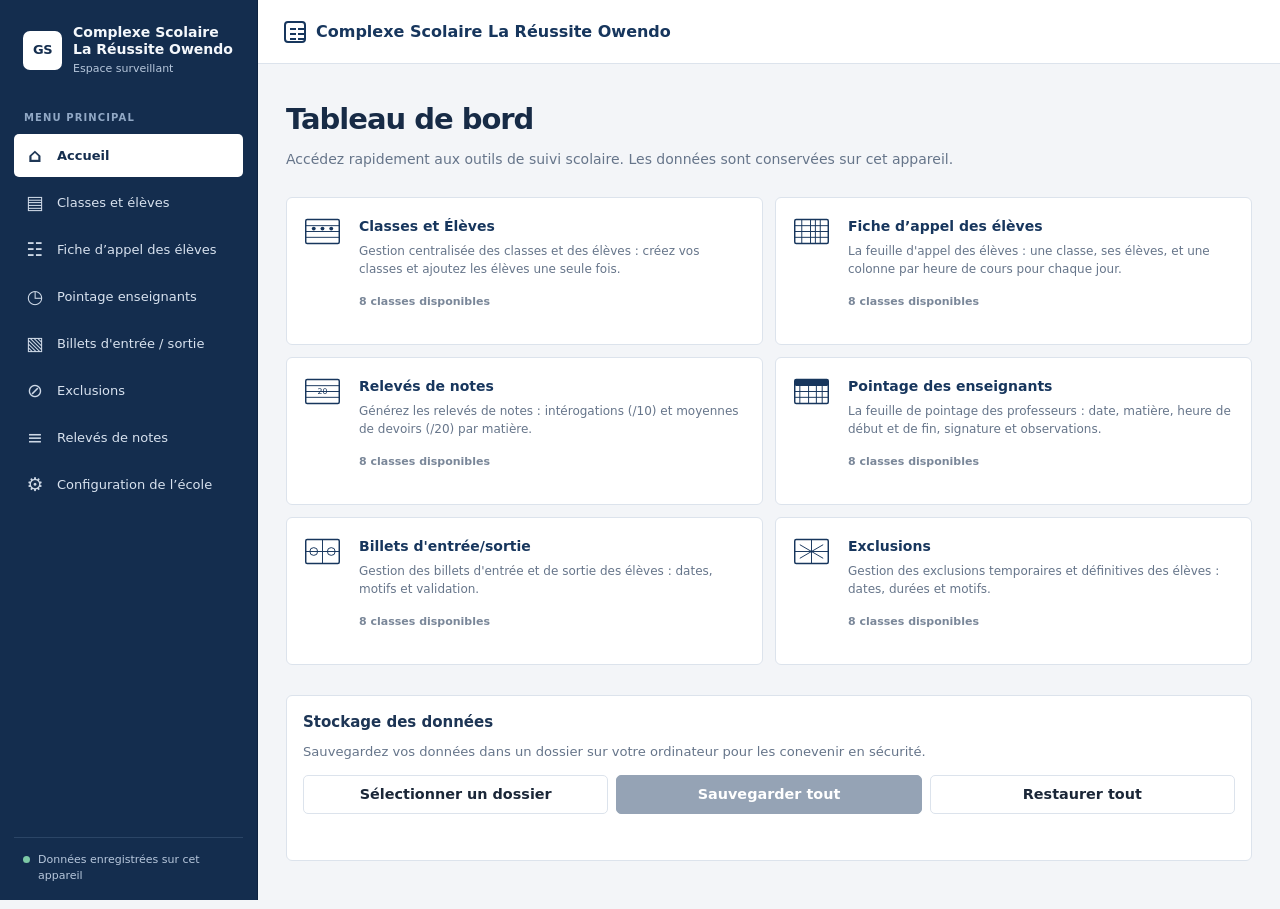
<file: index.html>
<!doctype html>
<html lang="fr" data-theme="light">
<head>
  <meta charset="utf-8">
  <meta name="viewport" content="width=device-width, initial-scale=1">
  <title>Gestion scolaire</title>
  <link rel="stylesheet" href="style.css">
  <link rel="manifest" href="manifest.json">
  <meta name="theme-color" content="#17365d">
  <meta name="description" content="Gestion de la vie scolaire : classes, présence des élèves, pointage des enseignants, billets et exclusions">
  <style id="page-style"></style>
</head>
<body>
<div class="app-shell">
  <aside class="app-sidebar" id="app-sidebar" aria-label="Navigation principale">
    <a class="sidebar-brand" href="#home" aria-label="Accueil Gestion de surveillant">
      <span class="sidebar-mark" aria-hidden="true">GS</span>
      <span class="sidebar-brand-copy"><strong>Gestion scolaire</strong><small>Espace surveillant</small></span>
    </a>
    <div class="sidebar-caption">MENU PRINCIPAL</div>
    <nav class="sidebar-nav">
      <a href="#home" data-nav="home"><span class="nav-symbol" aria-hidden="true">⌂</span><span>Accueil</span></a>
      <a href="#classes" data-nav="classes"><span class="nav-symbol" aria-hidden="true">▤</span><span>Classes et élèves</span></a>
      <a href="#eleves" data-nav="eleves"><span class="nav-symbol" aria-hidden="true">☷</span><span>Fiche d’appel des élèves</span></a>
      <a href="#enseignants" data-nav="enseignants"><span class="nav-symbol" aria-hidden="true">◷</span><span>Pointage enseignants</span></a>
      <a href="#billets" data-nav="billets"><span class="nav-symbol" aria-hidden="true">▧</span><span>Billets d'entrée / sortie</span></a>
      <a href="#exclusions" data-nav="exclusions"><span class="nav-symbol" aria-hidden="true">⊘</span><span>Exclusions</span></a>
      <a href="#notes" data-nav="notes"><span class="nav-symbol" aria-hidden="true">≡</span><span>Relevés de notes</span></a>
      <a href="#configuration" data-nav="configuration"><span class="nav-symbol" aria-hidden="true">⚙</span><span>Configuration de l’école</span></a>
    </nav>
    <div class="sidebar-footer"><span class="status-dot" aria-hidden="true"></span><span>Données enregistrées sur cet appareil</span></div>
  </aside>
  <div class="app-main">
<header class="topbar">
  <button type="button" class="menu-toggle" id="btn-menu" aria-label="Ouvrir le menu" aria-controls="app-sidebar" aria-expanded="false"><span></span><span></span><span></span></button>
  <div class="brand-row">
    <a class="brand" href="#" aria-label="Retour à l'accueil">
      <span class="mark" aria-hidden="true"></span>
      <h1>Gestion scolaire</h1>
    </a>
    <span id="view-title" class="view-title"></span>
  </div>
  <button type="button" id="btn-print" class="btn primary" hidden>Imprimer</button>
</header>

<!-- ===================== Accueil ===================== -->
<main class="home" id="home">
  <div class="home-inner">
    <h2>Tableau de bord</h2>
    <p class="home-sub">Accédez rapidement aux outils de suivi scolaire. Les données sont conservées sur cet appareil.</p>

    <div class="home-grid">
      <a class="doc-card" href="#classes">
        <svg class="doc-icon" viewBox="0 0 72 52" aria-hidden="true">
          <rect x="1.5" y="1.5" width="69" height="49" rx="3" fill="none" stroke="currentColor" stroke-width="3"/>
          <path d="M1.5 14h69M1.5 26h69M1.5 38h69" fill="none" stroke="currentColor" stroke-width="2"/>
          <circle cx="18" cy="20" r="4" fill="currentColor"/>
          <circle cx="36" cy="20" r="4" fill="currentColor"/>
          <circle cx="54" cy="20" r="4" fill="currentColor"/>
        </svg>
        <span class="doc-title">Classes et Élèves</span>
        <span class="doc-text">Gestion centralisée des classes et des élèves : créez vos classes et ajoutez les élèves une seule fois.</span>
        <span class="doc-meta" id="home-classes"></span>
      </a>

      <a class="doc-card" href="#eleves">
        <svg class="doc-icon" viewBox="0 0 72 52" aria-hidden="true">
          <rect x="1.5" y="1.5" width="69" height="49" rx="3" fill="none" stroke="currentColor" stroke-width="3"/>
          <path d="M1.5 14h69M1.5 26h69M1.5 38h69M16 1.5v49M34 1.5v49M44 1.5v49M54 1.5v49" fill="none" stroke="currentColor" stroke-width="2"/>
        </svg>
        <span class="doc-title">Fiche d’appel des élèves</span>
        <span class="doc-text">La feuille d'appel des élèves : une classe, ses élèves, et une colonne par heure de cours pour chaque jour.</span>
        <span class="doc-meta" id="home-eleves"></span>
      </a>

      <a class="doc-card" href="#notes">
        <svg class="doc-icon" viewBox="0 0 72 52" aria-hidden="true">
          <rect x="1.5" y="1.5" width="69" height="49" rx="3" fill="none" stroke="currentColor" stroke-width="3"/>
          <path d="M1.5 14h69M1.5 26h69M1.5 38h69" fill="none" stroke="currentColor" stroke-width="2"/>
          <text x="36" y="32" text-anchor="middle" font-size="16" fill="currentColor">20</text>
        </svg>
        <span class="doc-title">Relevés de notes</span>
        <span class="doc-text">Générez les relevés de notes : intérogations (/10) et moyennes de devoirs (/20) par matière.</span>
        <span class="doc-meta" id="home-notes"></span>
      </a>

      <a class="doc-card" href="#enseignants">
        <svg class="doc-icon" viewBox="0 0 72 52" aria-hidden="true">
          <rect x="1.5" y="1.5" width="69" height="49" rx="3" fill="none" stroke="currentColor" stroke-width="3"/>
          <rect x="1.5" y="1.5" width="69" height="13" rx="3" fill="currentColor"/>
          <path d="M1.5 26h69M1.5 38h69M12 14v36M30 14v36M46 14v36M58 14v36" fill="none" stroke="currentColor" stroke-width="2"/>
        </svg>
        <span class="doc-title">Pointage des enseignants</span>
        <span class="doc-text">La feuille de pointage des professeurs : date, matière, heure de début et de fin, signature et observations.</span>
        <span class="doc-meta" id="home-enseignants"></span>
      </a>

      <a class="doc-card" href="#billets">
        <svg class="doc-icon" viewBox="0 0 72 52" aria-hidden="true">
          <rect x="1.5" y="1.5" width="69" height="49" rx="3" fill="none" stroke="currentColor" stroke-width="3"/>
          <path d="M36 1.5v49M1.5 26h69" fill="none" stroke="currentColor" stroke-width="2"/>
          <circle cx="18" cy="26" r="8" fill="none" stroke="currentColor" stroke-width="2"/>
          <circle cx="54" cy="26" r="8" fill="none" stroke="currentColor" stroke-width="2"/>
        </svg>
        <span class="doc-title">Billets d'entrée/sortie</span>
        <span class="doc-text">Gestion des billets d'entrée et de sortie des élèves : dates, motifs et validation.</span>
        <span class="doc-meta" id="home-billets"></span>
      </a>

      <a class="doc-card" href="#exclusions">
        <svg class="doc-icon" viewBox="0 0 72 52" aria-hidden="true">
          <rect x="1.5" y="1.5" width="69" height="49" rx="3" fill="none" stroke="currentColor" stroke-width="3"/>
          <path d="M1.5 26h69M36 1.5v49" fill="none" stroke="currentColor" stroke-width="2"/>
          <path d="M12 12l48 28M60 12l-48 28" fill="none" stroke="currentColor" stroke-width="2"/>
        </svg>
        <span class="doc-title">Exclusions</span>
        <span class="doc-text">Gestion des exclusions temporaires et définitives des élèves : dates, durées et motifs.</span>
        <span class="doc-meta" id="home-exclusions"></span>
      </a>
    </div>
  </div>
</main>

<main class="layout school-config-layout" id="view-configuration" hidden>
<section class="school-config-panel"><div class="school-config-heading"><div><p class="eyebrow">PARAMÈTRES GÉNÉRAUX</p><h2>Configuration de l’école</h2><p class="muted">Les informations officielles utilisées dans les documents de l’application.</p></div></div>
<form id="school-config-form" class="school-config-form" autocomplete="on">
<h3>Identité de l’établissement</h3><div class="school-config-grid">
<div class="field"><label for="sc-name">Nom officiel *</label><input id="sc-name" required maxlength="120" placeholder="Nom de l’établissement"></div><div class="field"><label for="sc-acronym">Sigle / nom court</label><input id="sc-acronym" maxlength="40" placeholder="Sigle"></div>
<div class="field"><label for="sc-type">Type d’établissement</label><select id="sc-type"><option value="">Sélectionner</option><option>École primaire</option><option>Collège</option><option>Lycée</option><option>Collège et lycée</option><option>Complexe scolaire</option><option>Autre</option></select></div><div class="field"><label for="sc-director">Chef d’établissement / responsable</label><input id="sc-director" maxlength="120" placeholder="Nom et prénom"></div></div>
<h3>Coordonnées</h3><div class="school-config-grid"><div class="field field-wide"><label for="sc-address">Adresse / boîte postale</label><input id="sc-address" maxlength="180" placeholder="Quartier, rue, B.P. …"></div><div class="field"><label for="sc-city">Ville</label><input id="sc-city" maxlength="80" placeholder="Owendo"></div><div class="field"><label for="sc-phone">Téléphone</label><input id="sc-phone" type="tel" maxlength="40" placeholder="+241 …"></div><div class="field"><label for="sc-email">E-mail</label><input id="sc-email" type="email" maxlength="120" placeholder="ecole@exemple.ga"></div></div>
<h3>Année scolaire et présentation</h3><div class="school-config-grid"><div class="field"><label for="sc-year">Année scolaire en cours</label><input id="sc-year" maxlength="20" placeholder="2026-2027"></div><div class="field"><label for="sc-motto">Devise / mention complémentaire</label><input id="sc-motto" maxlength="160" placeholder="Devise officielle"></div></div>
<h3>Logo de l’établissement</h3><div class="school-logo-row"><div id="sc-logo-preview" class="school-logo-preview"><span>Aucun logo</span></div><div class="school-logo-controls"><label for="sc-logo-file">Importer un logo (PNG, JPG ou WebP)</label><input id="sc-logo-file" type="file" accept="image/png,image/jpeg,image/webp"><p class="hint">Facultatif, 1 Mo maximum. Conservé sur cet appareil.</p><button type="button" id="sc-logo-remove" class="btn">Retirer le logo</button></div></div>
<div id="sc-status" class="saved" role="status" aria-live="polite"></div><div class="school-config-actions"><button type="submit" class="btn primary">Enregistrer la configuration</button><button type="button" id="sc-reset" class="btn">Annuler les modifications</button></div></form></section>
<aside class="school-config-preview"><p class="eyebrow">APERÇU</p><h3>En-tête de l’établissement</h3><div class="school-preview-paper"><div id="sc-preview-logo" class="school-preview-logo" hidden></div><strong id="sc-preview-name">Nom de l’établissement</strong><span id="sc-preview-acronym"></span><span id="sc-preview-type"></span><span id="sc-preview-address"></span><span id="sc-preview-contact"></span><span id="sc-preview-director"></span><span id="sc-preview-year"></span><em id="sc-preview-motto"></em></div><p class="hint">Les informations enregistrées servent de référence aux en-têtes des documents. Stockage local à ce navigateur.</p></aside></main>

<!-- ===================== Classes et Élèves (centralisé) ===================== -->
<main class="layout" id="view-classes" hidden>

  <aside class="panel">

    <section class="card">
      <div class="card-head">
        <h2>Mes classes</h2>
        <div class="row-btns">
          <button type="button" id="cls-new" class="btn">Nouvelle classe</button>
          <button type="button" id="cls-import" class="btn">Restaurer depuis JSON</button>
        </div>
      </div>
      <ul id="cls-class-list" class="class-list"></ul>
      <p id="cls-saved" class="saved" role="status"></p>
      <div class="row-btns">
        <button type="button" id="cls-export" class="btn">Sauvegarder dans un fichier</button>
        <input type="file" id="cls-file" accept=".json,application/json" hidden>
      </div>
    </section>

    <form id="cls-form" class="card" autocomplete="off">
      <h2>La classe</h2>

      <div class="field">
        <label for="cls-name">Nom de la classe</label>
        <input id="cls-name" type="text" placeholder="">
      </div>

      <div class="field">
        <label for="cls-school">Établissement</label>
        <input id="cls-school" type="text">
      </div>

      <div class="field">
        <label for="cls-year">Année scolaire</label>
        <input id="cls-year" type="text" placeholder="">
      </div>

      <div class="field">
        <div class="label-row">
          <label for="cls-students">Élèves</label>
          <span id="cls-count" class="count"></span>
        </div>
        <textarea id="cls-students" rows="15" placeholder="Collez ici les noms, un élève par ligne"></textarea>
        <label class="check"><input type="checkbox" id="cls-sort"> Classer par ordre alphabétique</label>
      </div>

      <div class="field">
        <label for="cls-add-name">Ajouter un élève</label>
        <div class="add-row">
          <input id="cls-add-name" type="text" placeholder="Nom et prénom">
          <button type="button" id="cls-add" class="btn">Ajouter</button>
        </div>
      </div>

      <button type="button" id="cls-delete" class="btn danger">Supprimer cette classe</button>
    </form>

  </aside>

  <section class="preview" id="cls-preview" aria-label="Aperçu de la classe">
    <div class="preview-head">
      <h2>Aperçu</h2>
      <p id="cls-summary" class="summary"></p>
    </div>
    <div id="cls-sheets" class="sheets"></div>
  </section>

  <div id="cls-print-area" class="print-area" aria-hidden="true"></div>

</main>

<!-- ===================== Liste de présence (élèves) ===================== -->
<main class="layout" id="view-eleves" hidden>

  <aside class="panel">

    <section class="card" hidden aria-hidden="true">
      <div class="card-head">
        <h2>Fiches d’appel</h2>
        <button type="button" id="btn-new" class="btn">Nouvelle fiche</button>
      </div>
      <ul id="class-list" class="class-list"></ul>
      <p id="saved" class="saved" role="status"></p>
      <div class="row-btns">
        <button type="button" id="btn-export" class="btn">Sauvegarder dans un fichier</button>
        <button type="button" id="btn-import" class="btn">Restaurer</button>
        <input type="file" id="file-import" accept=".json,application/json" hidden>
      </div>
    </section>

    <form id="class-form" class="card" autocomplete="off">
      <h2>La classe</h2>

      <div class="field">
        <label for="c-name">Nom de la classe</label>
        <input id="c-name" type="text" placeholder="" readonly>
      </div>

      <div class="field">
        <label for="c-year">Année scolaire</label>
        <input id="c-year" type="text" placeholder="" readonly>
      </div>

      <div class="field">
        <label for="c-school">Établissement</label>
        <input id="c-school" type="text" readonly>
      </div>

      <div class="field">
        <div class="label-row">
          <label>Élèves</label>
          <span id="count" class="count"></span>
        </div>
        <p class="hint">Les élèves sont chargés depuis la classe sélectionnée</p>
      </div>

      <h2 class="sub-title">Période de la fiche</h2>

      <div class="field">
        <label for="c-start">Semaine affichée</label>
        <div class="week-nav">
          <button type="button" id="wk-prev" class="btn" aria-label="Semaine précédente">◀</button>
          <input id="c-start" type="date">
          <button type="button" id="wk-next" class="btn" aria-label="Semaine suivante">▶</button>
        </div>
      </div>
      <p id="week-hint" class="hint"></p>

      <fieldset class="field">
        <legend>Jours à pointer</legend>
        <div class="chips">
          <label><input type="checkbox" name="day" value="1"><span>Lun</span></label>
          <label><input type="checkbox" name="day" value="2"><span>Mar</span></label>
          <label><input type="checkbox" name="day" value="3"><span>Mer</span></label>
          <label><input type="checkbox" name="day" value="4"><span>Jeu</span></label>
          <label><input type="checkbox" name="day" value="5"><span>Ven</span></label>
          <label><input type="checkbox" name="day" value="6"><span>Sam</span></label>
        </div>
      </fieldset>

      <div class="field">
        <label for="c-hours">Heures de cours par jour</label>
        <input id="c-hours" type="number" min="1" max="8" inputmode="numeric">
      </div>
      <p class="hint">Chaque jour reçoit une colonne par heure : 1re h, 2e h, 3e h…</p>

      <h2 class="sub-title">Mise en page du document</h2>

      <div class="grid2">
        <div class="field">
          <label for="c-orient">Format</label>
          <select id="c-orient">
            <option value="portrait">A4 portrait</option>
            <option value="landscape">A4 paysage</option>
          </select>
        </div>
        <div class="field">
          <label for="c-perpage">Élèves par feuille</label>
          <input id="c-perpage" type="number" min="5" max="60" inputmode="numeric">
        </div>
      </div>
      <p class="hint">30 élèves tiennent sur une feuille en portrait, 18 en paysage. Au-delà, la liste continue sur la feuille suivante.</p>

      <h2 class="sub-title">Impression</h2>

      <div class="field">
        <label for="c-weeks">Semaines à imprimer</label>
        <input id="c-weeks" type="number" min="1" max="40" inputmode="numeric">
      </div>
      <p class="hint">À partir de la semaine affichée. Avec 4, vous obtenez 4 feuilles : la semaine affichée et les 3 suivantes.</p>

      <button type="button" id="btn-delete" class="btn danger">Supprimer cette fiche</button>
    </form>

  </aside>

  <section class="preview" id="preview" aria-label="Aperçu de la fiche d’appel imprimable">
    <div class="preview-head">
      <h2>Aperçu de la fiche imprimable</h2>
      <p id="summary" class="summary"></p>
      <div class="field eleves-class-filter">
        <label for="c-class-select">Filtrer par classe</label>
        <select id="c-class-select"></select>
      </div>
    </div>
    <p id="warn" class="warn" hidden></p>
    <p id="empty" class="empty" hidden></p>
    <div id="sheets" class="sheets"></div>
  </section>

  <div id="print-area" class="print-area" aria-hidden="true"></div>

</main>

<!-- ===================== Pointage des enseignants ===================== -->
<main class="layout" id="view-enseignants" hidden>

  <aside class="panel">

    <section class="card">
      <div class="card-head">
        <h2>Fiches de pointage</h2>
        <button type="button" id="t-new" class="btn">Nouvelle fiche</button>
      </div>
      <ul id="t-class-list" class="class-list"></ul>
      <p id="t-saved" class="saved" role="status"></p>
      <div class="row-btns">
        <button type="button" id="t-export" class="btn">Sauvegarder dans un fichier</button>
        <button type="button" id="t-import" class="btn">Restaurer</button>
        <input type="file" id="t-file" accept=".json,application/json" hidden>
      </div>
    </section>

    <form id="t-form" class="card" autocomplete="off">
      <h2>La classe</h2>

      <div class="field">
        <label for="t-class-select">Classe (données centralisées)</label>
        <select id="t-class-select"></select>
      </div>

      <div class="field">
        <label for="t-name">Nom de la classe</label>
        <input id="t-name" type="text" readonly>
      </div>

      <div class="field">
        <label for="t-school">Établissement</label>
        <input id="t-school" type="text" readonly>
      </div>

      <h2 class="sub-title">La semaine</h2>

      <div class="field">
        <label for="t-start">Semaine affichée</label>
        <div class="week-nav">
          <button type="button" id="t-prev" class="btn" aria-label="Semaine précédente">◀</button>
          <input id="t-start" type="date">
          <button type="button" id="t-next" class="btn" aria-label="Semaine suivante">▶</button>
        </div>
      </div>
      <p id="t-hint" class="hint"></p>

      <label class="check"><input type="checkbox" id="t-saturday"> La semaine va jusqu'au samedi</label>

      <h2 class="sub-title">La feuille</h2>

      <div class="field">
        <label for="t-perpage">Lignes par feuille</label>
        <input id="t-perpage" type="number" min="10" max="30" inputmode="numeric">
      </div>
      <p class="hint">Nombre de lignes vierges pour les enseignants. Les enseignants rempliront leurs noms et informations à la main.</p>

      <label class="check"><input type="checkbox" id="t-pad"> Compléter la feuille avec des lignes vides</label>

      <h2 class="sub-title">L'impression</h2>

      <div class="field">
        <label for="t-weeks">Semaines à imprimer</label>
        <input id="t-weeks" type="number" min="1" max="40" inputmode="numeric">
      </div>
      <p class="hint">À partir de la semaine affichée. Avec 4, vous obtenez 4 feuilles : la semaine affichée et les 3 suivantes.</p>

      <button type="button" id="t-delete" class="btn danger">Supprimer cette classe</button>
    </form>

  </aside>

  <section class="preview" id="t-preview" aria-label="Aperçu de la feuille">
    <div class="preview-head">
      <h2>Aperçu</h2>
      <p id="t-summary" class="summary"></p>
    </div>
    <p id="t-empty" class="empty" hidden></p>
    <div id="t-sheets" class="sheets landscape"></div>
  </section>

  <div id="t-print-area" class="print-area landscape" aria-hidden="true"></div>

</main>

<!-- ===================== Billets d'entrée/sortie ===================== -->
<main class="layout billets-layout" id="view-billets" hidden>
  <aside class="panel billets-tools">
    <form id="b-form" class="card billets-form" autocomplete="off">
      <h2>Créer un billet</h2>
      <p class="hint">Choisissez la classe, puis l’élève concerné et les informations du billet.</p>
      <div class="field">
        <label for="b-class-select">Classe</label>
        <select id="b-class-select" required></select>
      </div>
      <div class="field">
        <label for="b-student-select">Élève</label>
        <select id="b-student-select" required></select>
      </div>
      <div class="field">
        <label for="b-type">Type de billet</label>
        <select id="b-type" required>
          <option value="entree">Entrée</option>
          <option value="sortie">Sortie</option>
        </select>
      </div>
      <div class="field">
        <label for="b-date">Date</label>
        <input id="b-date" type="date" required>
      </div>
      <div class="field">
        <label for="b-time">Heure</label>
        <input id="b-time" type="time" required>
      </div>
      <div class="field">
        <label for="b-motif">Raison</label>
        <textarea id="b-motif" rows="3" placeholder="Raison de l’entrée ou de la sortie" required></textarea>
      </div>
      <div class="field" id="b-return-date-field" hidden>
        <label for="b-return-date">Date de retour</label>
        <input id="b-return-date" type="date">
      </div>
      <div class="field" id="b-return-time-field" hidden>
        <label for="b-return-time">Heure de retour</label>
        <input id="b-return-time" type="time">
      </div>
      <p id="b-count" class="hint"></p>
      <p id="b-saved" class="saved" role="status"></p>
      <button type="button" id="b-add" class="btn primary">Enregistrer le billet</button>
    </form>
    </aside>
  <section class="preview billets-preview" id="b-preview" aria-label="Historique des billets">
    <div class="preview-head billets-toolbar">
      <div><h2>Historique des billets</h2><p id="b-summary" class="summary">Retrouvez et consultez les billets enregistrés.</p></div>
      <button type="button" id="b-new" class="btn primary">Créer un billet</button>
    </div>
    <div class="billets-filters">
      <div class="field"><label for="b-search">Rechercher un élève</label><input id="b-search" type="search" placeholder="Saisir le nom de l’élève…"></div>
      <div class="field"><label for="b-filter-class">Filtrer par classe</label><select id="b-filter-class"><option value="">Toutes les classes</option></select></div>
      <div class="field"><label for="b-filter-type">Type de billet</label><select id="b-filter-type"><option value="">Tous les types</option><option value="entree">Entrée</option><option value="sortie">Sortie</option></select></div>
    </div>
    <div class="billets-table-wrap">
      <table class="billets-table">
        <thead><tr><th>Élève</th><th>Classe</th><th>Type</th><th>Motif</th><th>Date</th><th>Heure</th><th>Action</th></tr></thead>
        <tbody id="b-table-body"></tbody>
      </table>
    </div>
    <p id="b-empty" class="empty" hidden>Aucun billet ne correspond à votre recherche.</p>
  </section>
  <dialog id="b-view-dialog" class="billet-view-dialog" aria-labelledby="b-view-title">
    <div class="billet-dialog-head"><h2 id="b-view-title">Billet scolaire</h2><button type="button" id="b-view-close" class="action-dialog-close" aria-label="Fermer">×</button></div>
    <div id="b-view-content" class="billet-view-content"></div>
    <div class="billet-dialog-actions"><button type="button" id="b-view-print" class="btn primary">Imprimer le billet</button></div>
  </dialog>
  <div id="b-print-area" class="print-area" aria-hidden="true"></div>
</main>

<!-- ===================== Exclusions ===================== -->
<main class="layout" id="view-exclusions" hidden>

  <aside class="panel">

    <section class="card">
      <div class="card-head">
        <h2>Historique des exclusions</h2>
        <button type="button" id="e-new" class="btn">Nouvelle fiche</button>
      </div>
      <ul id="e-class-list" class="class-list"></ul>
      <p id="e-saved" class="saved" role="status"></p>
      <div class="row-btns">
        <button type="button" id="e-export" class="btn">Sauvegarder dans un fichier</button>
        <button type="button" id="e-import" class="btn">Restaurer</button>
        <input type="file" id="e-file" accept=".json,application/json" hidden>
      </div>
    </section>

    <form id="e-form" class="card" autocomplete="off">
      <h2>La classe</h2>

      <div class="field">
        <label for="e-class-select">Sélectionner une classe</label>
        <select id="e-class-select"></select>
      </div>

      <div class="field">
        <label for="e-name">Nom de la classe</label>
        <input id="e-name" type="text" placeholder="" readonly>
      </div>

      <div class="field">
        <label for="e-school">Établissement</label>
        <input id="e-school" type="text" readonly>
      </div>

      <div class="field">
        <div class="label-row">
          <label>Élèves</label>
          <span id="e-count" class="count"></span>
        </div>
        <p class="hint">Les élèves sont chargés depuis la classe sélectionnée</p>
      </div>

      <h2 class="sub-title">Nouvelle exclusion</h2>

      <div class="field">
        <label for="e-student-select">Élève</label>
        <select id="e-student-select"></select>
      </div>

      <div class="field">
        <label for="e-type">Type d'exclusion</label>
        <select id="e-type">
          <option value="temporaire">Temporaire</option>
          <option value="definitive">Définitive</option>
        </select>
      </div>

      <div class="field">
        <label for="e-start-date">Date de début</label>
        <input id="e-start-date" type="date">
      </div>

      <div class="field">
        <label for="e-end-date">Date de fin (si définitive, laisser vide)</label>
        <input id="e-end-date" type="date">
      </div>

      <div class="field">
        <label for="e-duration">Durée (jours)</label>
        <input id="e-duration" type="number" min="1" inputmode="numeric" placeholder="">
      </div>

      <div class="field">
        <label for="e-motif">Motif</label>
        <textarea id="e-motif" rows="3" placeholder=""></textarea>
      </div>

      <button type="button" id="e-add" class="btn primary">Ajouter l'exclusion</button>

      <h2 class="sub-title">Historique des exclusions</h2>
      <div id="e-history" class="history-list"></div>

      <button type="button" id="e-delete" class="btn danger">Supprimer cette classe</button>
    </form>

  </aside>

  <section class="preview" id="e-preview" aria-label="Aperçu des exclusions">
    <div class="preview-head">
      <h2>Aperçu</h2>
      <p id="e-summary" class="summary"></p>
    </div>
    <div id="e-sheets" class="sheets"></div>
  </section>

  <div id="e-print-area" class="print-area" aria-hidden="true"></div>

</main>

<!-- ===================== Relevés de notes ===================== -->
<main class="layout" id="view-notes" hidden>

  <aside class="panel">

    <div class="field notes-class-filter">
      <label for="n-filter-class">Filtrer les relevés par classe</label>
      <select id="n-filter-class">
        <option value="">Toutes les classes</option>
      </select>
    </div>

    <section class="card">
      <div class="card-head">
        <h2>Relevés enregistrés</h2>
        <button type="button" id="n-new" class="btn">Nouveau relevé</button>
      </div>
      <ul id="n-class-list" class="class-list"></ul>
      <p id="n-saved" class="saved" role="status"></p>
      <div class="row-btns">
        <button type="button" id="n-export" class="btn">Sauvegarder dans un fichier</button>
        <button type="button" id="n-import" class="btn">Restaurer</button>
        <input type="file" id="n-file" accept=".json,application/json" hidden>
      </div>
    </section>

    <form id="n-form" class="card" autocomplete="off">
      <h2>Le relevé</h2>

      <div class="field">
        <label for="n-class-select">Sélectionner une classe</label>
        <select id="n-class-select"></select>
      </div>

      <div class="field">
        <label for="n-class-name">Nom de la classe</label>
        <input id="n-class-name" type="text" placeholder="" readonly>
      </div>

      <div class="field">
        <label for="n-subject">Matière</label>
        <input id="n-subject" type="text" placeholder="">
      </div>

      <div class="field">
        <label for="n-trimester">Trimestre</label>
        <select id="n-trimester">
          <option value="1er">1er Trimestre</option>
          <option value="2e">2e Trimestre</option>
          <option value="3e">3e Trimestre</option>
        </select>
      </div>

      <div class="field">
        <div class="label-row">
          <label>Élèves</label>
          <span id="n-count" class="count"></span>
        </div>
        <p class="hint">Les élèves sont chargés depuis la classe sélectionnée</p>
      </div>

      <button type="button" id="n-generate" class="btn primary">Générer le relevé</button>
    </form>

  </aside>

  <section class="preview" id="n-preview" aria-label="Aperçu du relevé">
    <div class="preview-head">
      <h2>Aperçu</h2>
      <p id="n-summary" class="summary"></p>
    </div>
    <div id="n-sheets" class="sheets"></div>
  </section>

  <div id="n-print-area" class="print-area" aria-hidden="true"></div>

</main>

<script src="common.js"></script>
<script src="school-config.js"></script>
<script src="storage.js"></script>
<script src="classes.js"></script>
<script src="eleves.js"></script>
<script src="enseignants.js"></script>
<script src="billets.js"></script>
<script src="exclusions.js"></script>
<script src="notes.js"></script>
<script src="app.js"></script>
<script src="./modal-actions.js"></script>

</div><!-- /.app-main -->
</div><!-- /.app-shell -->

<!-- Service Worker Registration -->
<script>
  if ('serviceWorker' in navigator) {
    window.addEventListener('load', () => {
      navigator.serviceWorker.register('./sw.js')
        .then((registration) => {
          console.log('Service Worker enregistré avec succès:', registration.scope);
        })
        .catch((error) => {
          console.log('Erreur lors de l\'enregistrement du Service Worker:', error);
        });
    });
  }
</script>
</body>
</html>
</file>
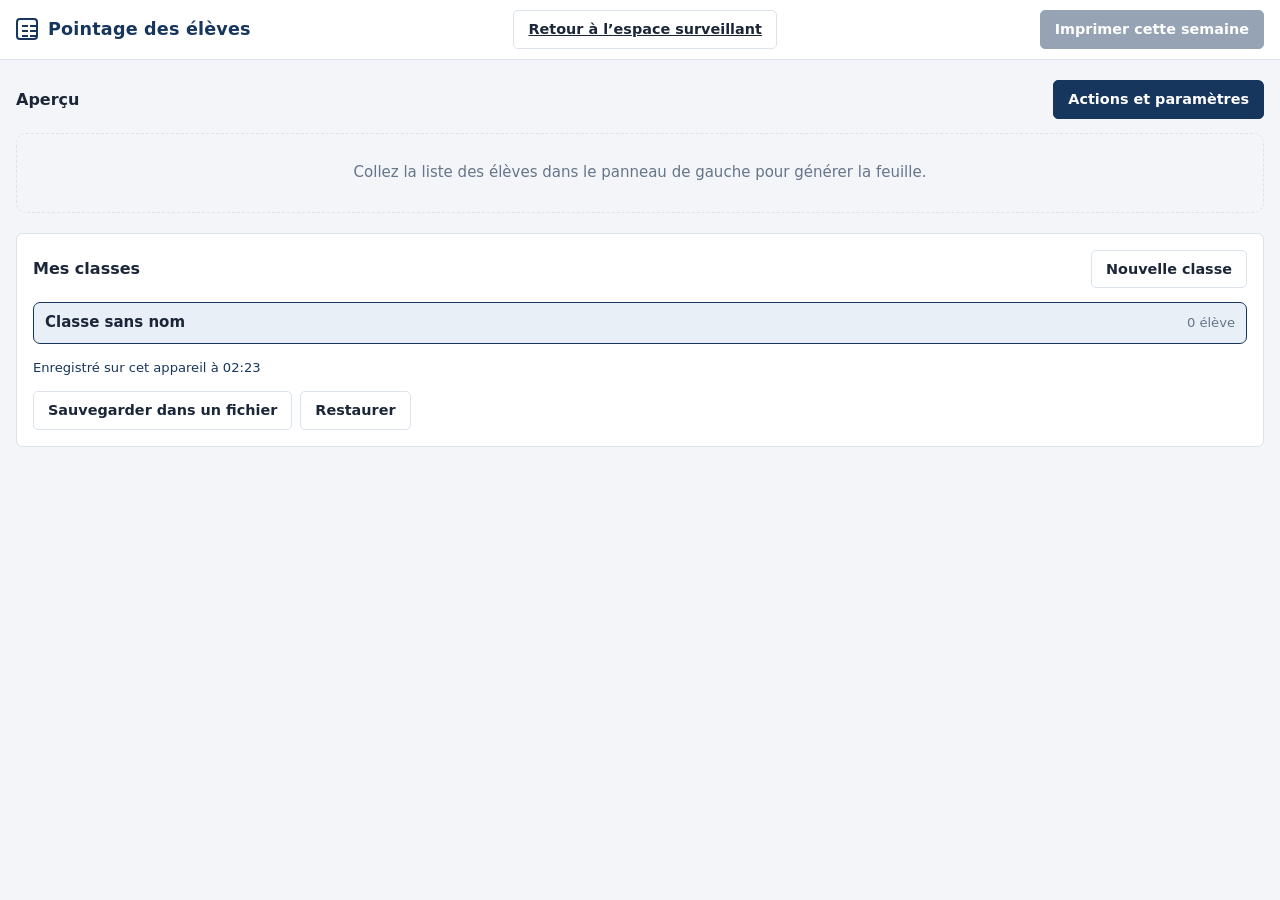
<file: pointage-eleves-complet.html>
<!doctype html>
<html lang="fr" data-theme="light">
<head>
<meta charset="utf-8">
<meta name="viewport" content="width=device-width, initial-scale=1">
<title>Pointage des élèves</title>
<style>
/* Disposition : panneau de saisie à gauche, une feuille A4 en aperçu à droite.
   Sur téléphone, le panneau passe au-dessus de l'aperçu. */

:root {
  --bg: #f3f5f8;
  --panel: #ffffff;
  --ink: #1b2738;
  --muted: #66758a;
  --line: #dce3ec;
  --accent: #17365d;
  --accent-ink: #ffffff;
  --accent-soft: #e9eff7;
  --danger: #b3261e;
  --warn-bg: #fff3d6;
  --warn-ink: #6b4a00;
  --shadow: 0 1px 3px rgba(19, 42, 71, .06);
  --paper: #ffffff;
  --paper-ink: #111111;
  --paper-head: #e8e8e8;
  --font: "Segoe UI", system-ui, -apple-system, "Helvetica Neue", Arial, sans-serif;
  color-scheme: light;
}

@media (prefers-color-scheme: dark) {
  :root:not([data-theme="light"]) {
    --bg: #0e1618;
    --panel: #162125;
    --ink: #e5eeef;
    --muted: #9db1b5;
    --line: #29383c;
    --accent: #4cc3ad;
    --accent-ink: #06211c;
    --accent-soft: #1b3a35;
    --danger: #ff8f85;
    --warn-bg: #3a2f10;
    --warn-ink: #f3d78a;
    --shadow: 0 1px 2px rgba(0, 0, 0, .4), 0 10px 28px rgba(0, 0, 0, .45);
    color-scheme: dark;
  }
}

:root[data-theme="dark"] {
  --bg: #0e1618;
  --panel: #162125;
  --ink: #e5eeef;
  --muted: #9db1b5;
  --line: #29383c;
  --accent: #4cc3ad;
  --accent-ink: #06211c;
  --accent-soft: #1b3a35;
  --danger: #ff8f85;
  --warn-bg: #3a2f10;
  --warn-ink: #f3d78a;
  --shadow: 0 1px 2px rgba(0, 0, 0, .4), 0 10px 28px rgba(0, 0, 0, .45);
  color-scheme: dark;
}

* { box-sizing: border-box; }

body {
  margin: 0;
  background: var(--bg);
  color: var(--ink);
  font: 15px/1.45 var(--font);
}

h1, h2 { margin: 0; }

/* ---------- Barre du haut ---------- */

.topbar {
  position: sticky;
  top: 0;
  z-index: 5;
  display: flex;
  align-items: center;
  justify-content: space-between;
  gap: 12px;
  padding: 10px 16px;
  background: var(--panel);
  border-bottom: 1px solid var(--line);
}

.brand { display: flex; align-items: center; gap: 10px; min-width: 0; }
.brand h1 { font-size: 1.1rem; font-weight: 650; letter-spacing: .01em; }

/* Petit cahier d'appel : une grille de cases */
.mark {
  width: 22px;
  height: 22px;
  border-radius: 4px;
  background:
    linear-gradient(var(--accent), var(--accent)) 4px 5px / 6px 2px no-repeat,
    linear-gradient(var(--accent), var(--accent)) 12px 5px / 6px 2px no-repeat,
    linear-gradient(var(--accent), var(--accent)) 4px 10px / 6px 2px no-repeat,
    linear-gradient(var(--accent), var(--accent)) 12px 10px / 6px 2px no-repeat,
    linear-gradient(var(--accent), var(--accent)) 4px 15px / 6px 2px no-repeat,
    linear-gradient(var(--accent), var(--accent)) 12px 15px / 6px 2px no-repeat;
  border: 2px solid var(--accent);
  flex: none;
}

/* ---------- Disposition ---------- */

.layout {
  display: grid;
  grid-template-columns: minmax(0, 380px) minmax(0, 1fr);
  gap: 20px;
  align-items: start;
  max-width: 1600px;
  margin: 0 auto;
  padding: 20px 16px 40px;
}

.panel { display: flex; flex-direction: column; gap: 16px; min-width: 0; }

@media (max-width: 900px) {
  .layout { grid-template-columns: minmax(0, 1fr); }
}

.card {
  background: var(--panel);
  border: 1px solid var(--line);
  border-radius: 10px;
  padding: 16px;
  display: flex;
  flex-direction: column;
  gap: 14px;
  min-width: 0;
}

.card h2 { font-size: 1rem; font-weight: 650; }
.card .sub-title {
  margin-top: 6px;
  padding-top: 14px;
  border-top: 1px solid var(--line);
  font-size: .8rem;
  text-transform: uppercase;
  letter-spacing: .08em;
  color: var(--muted);
}

.card-head { display: flex; align-items: center; justify-content: space-between; gap: 10px; }

/* ---------- Formulaire ---------- */

.field { display: flex; flex-direction: column; gap: 6px; margin: 0; padding: 0; border: 0; min-width: 0; }
.field label, .field legend {
  font-size: .78rem;
  font-weight: 600;
  letter-spacing: .04em;
  text-transform: uppercase;
  color: var(--muted);
  padding: 0;
}
.label-row { display: flex; justify-content: space-between; align-items: baseline; gap: 8px; }
.count { font-size: .85rem; color: var(--accent); font-weight: 600; }

input[type="text"], input[type="number"], input[type="date"], select, textarea {
  width: 100%;
  min-width: 0;
  font: inherit;
  color: var(--ink);
  background: var(--panel);
  border: 1px solid var(--line);
  border-radius: 7px;
  padding: 9px 10px;
}
textarea { resize: vertical; min-height: 140px; line-height: 1.5; }

input:focus-visible, select:focus-visible, textarea:focus-visible, button:focus-visible {
  outline: 2px solid var(--accent);
  outline-offset: 1px;
}

.grid2 { display: grid; grid-template-columns: repeat(2, minmax(0, 1fr)); gap: 12px; }
@media (max-width: 420px) { .grid2 { grid-template-columns: minmax(0, 1fr); } }

.field .check { display: flex; align-items: center; gap: 8px; font-size: .9rem; text-transform: none; letter-spacing: 0; font-weight: 400; color: var(--ink); }

.hint { margin: -6px 0 0; font-size: .82rem; color: var(--muted); }

.add-row, .week-nav { display: flex; gap: 8px; align-items: stretch; }
.add-row .btn, .week-nav .btn { flex: none; }

.row-btns { display: flex; flex-wrap: wrap; gap: 8px; }

.saved { margin: 0; font-size: .82rem; color: var(--muted); min-height: 1.2em; }
.saved.ok { color: var(--accent); }
.saved.bad { color: var(--danger); }

.chips { display: flex; flex-wrap: wrap; gap: 8px; }
.chips label { position: relative; text-transform: none; letter-spacing: 0; font-weight: 500; font-size: .9rem; color: var(--ink); }
.chips input { position: absolute; opacity: 0; inset: 0; margin: 0; cursor: pointer; }
.chips span {
  display: inline-block;
  padding: 7px 13px;
  border: 1px solid var(--line);
  border-radius: 999px;
  background: var(--panel);
}
.chips input:checked + span {
  background: var(--accent);
  border-color: var(--accent);
  color: var(--accent-ink);
}
.chips input:focus-visible + span { outline: 2px solid var(--accent); outline-offset: 2px; }

/* ---------- Boutons ---------- */

.btn {
  font: inherit;
  font-weight: 600;
  font-size: .9rem;
  padding: 8px 14px;
  border-radius: 7px;
  border: 1px solid var(--line);
  background: var(--panel);
  color: var(--ink);
  cursor: pointer;
}
.btn:hover { border-color: var(--accent); }
.btn.primary { background: var(--accent); border-color: var(--accent); color: var(--accent-ink); }
.btn.primary:hover { filter: brightness(1.08); }
.btn.primary:disabled { opacity: .45; cursor: not-allowed; filter: none; }
.btn.danger { color: var(--danger); align-self: flex-start; }
.btn.danger:hover { border-color: var(--danger); }
.btn.danger.armed { background: var(--danger); border-color: var(--danger); color: var(--panel); }

/* ---------- Liste des classes ---------- */

.class-list { list-style: none; margin: 0; padding: 0; display: flex; flex-direction: column; gap: 6px; }
.class-list button {
  width: 100%;
  display: flex;
  justify-content: space-between;
  align-items: baseline;
  gap: 10px;
  text-align: left;
  font: inherit;
  padding: 9px 11px;
  border: 1px solid var(--line);
  border-radius: 7px;
  background: var(--panel);
  color: var(--ink);
  cursor: pointer;
}
.class-list button:hover { border-color: var(--accent); }
.class-list button[aria-current="true"] { background: var(--accent-soft); border-color: var(--accent); }
.class-list .nm { font-weight: 600; overflow: hidden; text-overflow: ellipsis; white-space: nowrap; }
.class-list .ct { font-size: .82rem; color: var(--muted); white-space: nowrap; }

/* ---------- Aperçu ---------- */

.preview { min-width: 0; overflow-x: auto; }
.preview-head { display: flex; flex-wrap: wrap; align-items: baseline; gap: 4px 14px; margin-bottom: 14px; }
.preview-head h2 { font-size: 1rem; font-weight: 650; }
.summary { margin: 0; color: var(--muted); font-size: .9rem; }
.warn {
  margin: 0 0 14px;
  padding: 10px 12px;
  border-radius: 8px;
  background: var(--warn-bg);
  color: var(--warn-ink);
  font-size: .9rem;
}
.empty {
  margin: 0;
  padding: 28px 20px;
  border: 1px dashed var(--line);
  border-radius: 10px;
  color: var(--muted);
  text-align: center;
}

.sheets {
  width: max-content;
  margin: 0 auto;
  display: flex;
  flex-direction: column;
  gap: 18px;
}

/* Les feuilles à imprimer sont préparées ici ; elles n'apparaissent qu'à l'impression */
.print-area { display: none; }

/* ---------- Feuille de pointage (papier) ---------- */

.sheet {
  width: 210mm;
  padding: 10mm;
  background: var(--paper);
  color: var(--paper-ink);
  font-family: Arial, Helvetica, sans-serif;
  box-shadow: var(--shadow);
}
.landscape .sheet { width: 297mm; }

.sheet h2 { text-align: center; font-size: 15pt; letter-spacing: .05em; font-weight: 700; }

.sheet-school { margin: 1.5mm 0 0; text-align: center; font-size: 9pt; }

.sheet-meta {
  display: flex;
  justify-content: space-between;
  gap: 8mm;
  margin: 4mm 0 3mm;
  font-size: 10.5pt;
}

table.pt { width: 100%; border-collapse: collapse; table-layout: fixed; font-size: 10pt; }
.pt th, .pt td { border: .3mm solid #000; padding: 0 1.5mm; }
.pt th {
  background: var(--paper-head);
  height: 6.5mm;
  font-size: 7.5pt;
  text-transform: uppercase;
  letter-spacing: .02em;
  font-weight: 700;
}
.pt th.sub { font-size: 6pt; padding: 0; text-transform: none; letter-spacing: 0; }
.pt td { height: 7mm; overflow: hidden; white-space: nowrap; text-overflow: ellipsis; }
.pt td.n { text-align: center; font-size: 9pt; padding: 0; }
.pt td.name { font-size: 9.5pt; }

.sheet-foot { display: flex; justify-content: space-between; gap: 8mm; margin-top: 4mm; font-size: 10pt; }
.sheet-page {
  margin-top: 3mm;
  padding-top: 2mm;
  border-top: .3mm solid #000;
  text-align: center;
  font-size: 8.5pt;
}

/* ---------- Impression ---------- */

@media print {
  body { background: #fff !important; }
  .topbar, .panel, .preview { display: none !important; }
  .layout { display: block; padding: 0; max-width: none; }
  .print-area { display: block; }
  .print-area .sheet, .print-area.landscape .sheet {
    width: auto;
    padding: 0;
    box-shadow: none;
    break-after: page;
    page-break-after: always;
  }
  .print-area .sheet:last-child { break-after: auto; page-break-after: auto; }
  * { -webkit-print-color-adjust: exact; print-color-adjust: exact; }
}


/* Identité visuelle commune avec le tableau de bord principal */
html[data-theme="light"] { color-scheme: light; }
body { background: #f3f5f8; color: #1b2738; }
.topbar { background: #fff; border-bottom-color: #dce3ec; box-shadow: none; }
.brand h1 { color: #17365d; }
.card, .preview { border-radius: 6px; box-shadow: none; }
.btn { border-radius: 5px; }
.btn.primary { background: #17365d; border-color: #17365d; color: #fff; }
.btn.primary:hover { background: #214873; }
</style>
<style id="page-style"></style>
</head>
<body>

<header class="topbar">
  <div class="brand">
    <span class="mark" aria-hidden="true"></span>
    <h1>Pointage des élèves</h1>
  </div>
  <a class="btn" href="./index.html" aria-label="Retour à la navigation générale">Retour à l’espace surveillant</a>
  <button type="button" id="btn-print" class="btn primary">Imprimer</button>
</header>

<main class="layout">

  <aside class="panel">

    <section class="card">
      <div class="card-head">
        <h2>Mes classes</h2>
        <button type="button" id="btn-new" class="btn">Nouvelle classe</button>
      </div>
      <ul id="class-list" class="class-list"></ul>
      <p id="saved" class="saved" role="status"></p>
      <div class="row-btns">
        <button type="button" id="btn-export" class="btn">Sauvegarder dans un fichier</button>
        <button type="button" id="btn-import" class="btn">Restaurer</button>
        <input type="file" id="file-import" accept=".json,application/json" hidden>
      </div>
    </section>

    <form id="class-form" class="card" autocomplete="off">
      <h2>La classe</h2>

      <div class="field">
        <label for="c-name">Nom de la classe</label>
        <input id="c-name" type="text" placeholder="">
      </div>

      <div class="field">
        <label for="c-year">Année scolaire</label>
        <input id="c-year" type="text" placeholder="">
      </div>

      <div class="field">
        <label for="c-school">Établissement</label>
        <input id="c-school" type="text">
      </div>

      <div class="field">
        <div class="label-row">
          <label for="c-students">Élèves</label>
          <span id="count" class="count"></span>
        </div>
        <textarea id="c-students" rows="10" placeholder="Collez ici les noms, un élève par ligne"></textarea>
        <label class="check"><input type="checkbox" id="c-sort"> Classer par ordre alphabétique</label>
      </div>

      <div class="field">
        <label for="add-name">Ajouter un élève</label>
        <div class="add-row">
          <input id="add-name" type="text" placeholder="Nom et prénom">
          <button type="button" id="btn-add" class="btn">Ajouter</button>
        </div>
      </div>

      <h2 class="sub-title">La semaine</h2>

      <div class="field">
        <label for="c-start">Semaine affichée</label>
        <div class="week-nav">
          <button type="button" id="wk-prev" class="btn" aria-label="Semaine précédente">◀</button>
          <input id="c-start" type="date">
          <button type="button" id="wk-next" class="btn" aria-label="Semaine suivante">▶</button>
        </div>
      </div>
      <p id="week-hint" class="hint"></p>

      <fieldset class="field">
        <legend>Jours à pointer</legend>
        <div class="chips">
          <label><input type="checkbox" name="day" value="1"><span>Lun</span></label>
          <label><input type="checkbox" name="day" value="2"><span>Mar</span></label>
          <label><input type="checkbox" name="day" value="3"><span>Mer</span></label>
          <label><input type="checkbox" name="day" value="4"><span>Jeu</span></label>
          <label><input type="checkbox" name="day" value="5"><span>Ven</span></label>
          <label><input type="checkbox" name="day" value="6"><span>Sam</span></label>
        </div>
      </fieldset>

      <div class="field">
        <label for="c-hours">Heures de cours par jour</label>
        <input id="c-hours" type="number" min="1" max="8" inputmode="numeric">
      </div>
      <p class="hint">Chaque jour reçoit une colonne par heure : 1re h, 2e h, 3e h…</p>

      <h2 class="sub-title">La feuille</h2>

      <div class="grid2">
        <div class="field">
          <label for="c-orient">Format</label>
          <select id="c-orient">
            <option value="portrait">A4 portrait</option>
            <option value="landscape">A4 paysage</option>
          </select>
        </div>
        <div class="field">
          <label for="c-perpage">Élèves par feuille</label>
          <input id="c-perpage" type="number" min="5" max="60" inputmode="numeric">
        </div>
      </div>
      <p class="hint">30 élèves tiennent sur une feuille en portrait, 18 en paysage. Au-delà, la liste continue sur la feuille suivante.</p>

      <h2 class="sub-title">L'impression</h2>

      <div class="field">
        <label for="c-weeks">Semaines à imprimer</label>
        <input id="c-weeks" type="number" min="1" max="40" inputmode="numeric">
      </div>
      <p class="hint">À partir de la semaine affichée. Avec 4, vous obtenez 4 feuilles : la semaine affichée et les 3 suivantes.</p>

      <button type="button" id="btn-delete" class="btn danger">Supprimer cette classe</button>
    </form>

  </aside>

  <section class="preview" id="preview" aria-label="Aperçu de la feuille">
    <div class="preview-head">
      <h2>Aperçu</h2>
      <p id="summary" class="summary"></p>
    </div>
    <p id="warn" class="warn" hidden></p>
    <p id="empty" class="empty" hidden></p>
    <div id="sheets" class="sheets"></div>
  </section>

</main>

<div id="print-area" class="print-area" aria-hidden="true"></div>

<script>
(() => {
  'use strict';

  const KEY = 'pointage-eleves.v1';
  const DEFAULT_SCHOOL = 'Complexe Scolaire La Réussite Owendo – B.P. 46209';
  const DAYS = [
    { n: 1, short: 'Lun' }, { n: 2, short: 'Mar' }, { n: 3, short: 'Mer' },
    { n: 4, short: 'Jeu' }, { n: 5, short: 'Ven' }, { n: 6, short: 'Sam' }
  ];

  const $ = (id) => document.getElementById(id);
  const pad = (n) => String(n).padStart(2, '0');
  const clamp = (v, lo, hi) => Math.min(hi, Math.max(lo, v));
  const uid = () => 'c' + Date.now().toString(36) + Math.random().toString(36).slice(2, 6);
  const plural = (n, one, many) => (n > 1 ? many : one);
  const esc = (s) => String(s).replace(/[&<>"']/g, (ch) => (
    { '&': '&amp;', '<': '&lt;', '>': '&gt;', '"': '&quot;', "'": '&#39;' }[ch]
  ));

  /* ---------- Dates (calcul en heure locale, sans décalage de fuseau) ---------- */

  function parseISO(s) {
    const m = /^(\d{4})-(\d{2})-(\d{2})$/.exec(s || '');
    return m ? new Date(+m[1], +m[2] - 1, +m[3]) : null;
  }
  const toISO = (d) => `${d.getFullYear()}-${pad(d.getMonth() + 1)}-${pad(d.getDate())}`;
  const addDays = (d, n) => new Date(d.getFullYear(), d.getMonth(), d.getDate() + n);
  const mondayOf = (d) => addDays(d, -((d.getDay() + 6) % 7));
  const fmt = (d) => `${pad(d.getDate())}/${pad(d.getMonth() + 1)}/${d.getFullYear()}`;
  const fmtShort = (d) => `${pad(d.getDate())}/${pad(d.getMonth() + 1)}`;

  /* ---------- Données ---------- */

  let state = { classes: [], currentId: null };

  function newClass(base) {
    const now = new Date();
    const y = now.getMonth() >= 7 ? now.getFullYear() : now.getFullYear() - 1;
    return {
      id: uid(),
      name: '',
      year: `${y}-${y + 1}`,
      school: base && base.school ? base.school : DEFAULT_SCHOOL,
      students: '',
      sort: false,
      start: toISO(mondayOf(now)),
      weeks: 1,
      days: [1, 2, 3, 4, 5],
      hours: 3,
      orient: 'portrait',
      perPage: 30
    };
  }

  // Complète une classe enregistrée (ou importée) avec les réglages manquants
  function normalize(raw) {
    const base = newClass();
    const c = Object.assign({}, base, raw || {});
    if (!c.id) c.id = base.id;
    if (!Array.isArray(c.days)) c.days = base.days;
    c.days = c.days.map(Number).filter((n) => n >= 1 && n <= 6);
    // Anciennes données : « matin / après-midi » et plusieurs semaines affichées
    if (!raw || raw.hours === undefined) { c.hours = 3; c.weeks = 1; }
    c.hours = clamp(parseInt(c.hours, 10) || 3, 1, 8);
    c.weeks = clamp(parseInt(c.weeks, 10) || 1, 1, 40);
    c.perPage = clamp(parseInt(c.perPage, 10) || 30, 5, 60);
    c.orient = c.orient === 'landscape' ? 'landscape' : 'portrait';
    c.name = String(c.name || '');
    c.year = String(c.year || '');
    c.school = String(c.school || DEFAULT_SCHOOL);
    c.students = String(c.students || '');
    c.sort = !!c.sort;
    return c;
  }

  function createInitialClass() {
    return newClass();
  }

  function load() {
    try {
      const raw = localStorage.getItem(KEY);
      if (!raw) return null;
      const s = JSON.parse(raw);
      if (s && Array.isArray(s.classes) && s.classes.length) {
        // Supprime les anciennes données de démonstration sans toucher aux classes réelles.
        const classes = s.classes.filter((c) => String(c.name || '').trim().toLowerCase() !== 'classe exemple');
        if (classes.length) {
          const currentId = classes.some((c) => c.id === s.currentId) ? s.currentId : classes[0].id;
          return { classes: classes.map(normalize), currentId };
        }
      }
    } catch (e) { /* stockage indisponible ou illisible */ }
    return null;
  }

  function setStatus(text, kind) {
    const el = $('saved');
    el.textContent = text;
    el.className = 'saved' + (kind ? ' ' + kind : '');
  }

  function save() {
    try {
      localStorage.setItem(KEY, JSON.stringify(state));
      const d = new Date();
      setStatus(`Enregistré sur cet appareil à ${pad(d.getHours())}:${pad(d.getMinutes())}`, 'ok');
      return true;
    } catch (e) {
      setStatus('Non enregistré : le navigateur bloque le stockage. Utilisez « Sauvegarder dans un fichier ».', 'bad');
      return false;
    }
  }

  const current = () => state.classes.find((c) => c.id === state.currentId) || state.classes[0];

  /* ---------- Liste d'élèves ---------- */

  function parseStudents(text, sort) {
    const list = String(text || '')
      .split(/\r?\n/)
      .map((line) => line
        .replace(/^\s*\d+\s*(?:[.)\-–:]|\t)\s*/, '') // numéro en début de ligne (1. / 1) / 1 tab)
        .replace(/\t+/g, ' ')                         // colonnes Excel : nom et prénom côte à côte
        .replace(/\s+/g, ' ')
        .trim())
      .filter(Boolean);
    if (sort) list.sort((a, b) => a.localeCompare(b, 'fr', { sensitivity: 'base' }));
    return list;
  }

  /* ---------- Formulaire ---------- */

  function fillForm() {
    const c = current();
    $('c-name').value = c.name;
    $('c-year').value = c.year;
    $('c-school').value = c.school;
    $('c-students').value = c.students;
    $('c-sort').checked = c.sort;
    $('c-start').value = c.start;
    $('c-hours').value = c.hours;
    $('c-weeks').value = c.weeks;
    $('c-orient').value = c.orient;
    $('c-perpage').value = c.perPage;
    $('add-name').value = '';
    document.querySelectorAll('input[name="day"]').forEach((el) => {
      el.checked = c.days.includes(+el.value);
    });
  }

  function readForm() {
    const c = current();
    c.name = $('c-name').value;
    c.year = $('c-year').value;
    c.school = $('c-school').value;
    c.students = $('c-students').value;
    c.sort = $('c-sort').checked;
    c.start = $('c-start').value;
    c.hours = clamp(parseInt($('c-hours').value, 10) || 1, 1, 8);
    c.weeks = clamp(parseInt($('c-weeks').value, 10) || 1, 1, 40);
    c.orient = $('c-orient').value;
    c.perPage = clamp(parseInt($('c-perpage').value, 10) || 30, 5, 60);
    c.days = [...document.querySelectorAll('input[name="day"]:checked')].map((el) => +el.value);
  }

  /* ---------- Liste des classes ---------- */

  function renderList() {
    const ul = $('class-list');
    ul.innerHTML = '';
    state.classes.forEach((c) => {
      const n = parseStudents(c.students, false).length;
      const li = document.createElement('li');
      const b = document.createElement('button');
      b.type = 'button';
      b.dataset.id = c.id;
      if (c.id === state.currentId) b.setAttribute('aria-current', 'true');
      b.innerHTML = `<span class="nm">${esc(c.name.trim() || 'Classe sans nom')}</span>` +
        `<span class="ct">${n} ${plural(n, 'élève', 'élèves')}</span>`;
      li.appendChild(b);
      ul.appendChild(li);
    });
  }

  /* ---------- Feuilles ---------- */

  // Largeur des colonnes d'heures selon le format de page
  function layout(c, nDays) {
    const H = c.hours;
    const usable = c.orient === 'portrait' ? 190 : 277;
    const obs = c.orient === 'portrait' ? 24 : 36;
    const raw = (usable - 7 - obs - 50) / (nDays * H); // on garde au moins 50 mm pour le nom
    const max = H === 1 ? 22 : 16;
    let cell;
    let fits = true;
    if (raw >= 6) {
      cell = clamp(raw, 6, max);
    } else {
      fits = false;
      cell = Math.max(4, (usable - 7 - obs - 35) / (nDays * H));
    }
    return { obs, cell: Math.round(cell * 10) / 10, fits };
  }

  const hourLabel = (i, narrow) => (narrow ? String(i + 1) : (i === 0 ? '1re h' : `${i + 1}e h`));

  function tableHtml(c, chunk, offset, monday, days) {
    const H = c.hours;
    const { obs, cell } = layout(c, days.length);
    const rows = H > 1 ? 2 : 1;

    const cols = '<col style="width:7mm"><col>' +
      days.map(() => `<col style="width:${cell}mm">`.repeat(H)).join('') +
      `<col style="width:${obs}mm">`;

    const head1 = `<tr><th rowspan="${rows}">N°</th><th rowspan="${rows}">Noms et prénoms</th>` +
      days.map((d) => `<th colspan="${H}">${d.short} ${fmtShort(addDays(monday, d.n - 1))}</th>`).join('') +
      `<th rowspan="${rows}">Observations</th></tr>`;

    let head2 = '';
    if (H > 1) {
      let labels = '';
      for (let i = 0; i < H; i++) labels += `<th class="sub">${hourLabel(i, cell < 6)}</th>`;
      head2 = `<tr>${days.map(() => labels).join('')}</tr>`;
    }

    const blanks = '<td></td>'.repeat(days.length * H);
    const body = chunk.map((name, i) =>
      `<tr><td class="n">${offset + i + 1}</td><td class="name">${esc(name)}</td>${blanks}<td></td></tr>`
    ).join('');

    return `<table class="pt"><colgroup>${cols}</colgroup><thead>${head1}${head2}</thead><tbody>${body}</tbody></table>`;
  }

  // Fabrique les feuilles de `weeksCount` semaines à partir du lundi donné
  function buildSheets(c, students, days, firstMonday, weeksCount) {
    const pagesPerWeek = Math.ceil(students.length / c.perPage);
    const totalPages = pagesPerWeek * weeksCount;
    const minDay = days[0].n;
    const maxDay = days[days.length - 1].n;
    const school = esc(c.school);
    const footName = esc(c.school.split(' – ')[0] || c.school);
    let page = 0;
    let html = '';

    for (let w = 0; w < weeksCount; w++) {
      const monday = addDays(firstMonday, 7 * w);
      const from = fmt(addDays(monday, minDay - 1));
      const to = fmt(addDays(monday, maxDay - 1));
      for (let p = 0; p < pagesPerWeek; p++) {
        const offset = p * c.perPage;
        const chunk = students.slice(offset, offset + c.perPage);
        page++;
        html += `<section class="sheet">
  <h2>Liste de présence des élèves</h2>
  <p class="sheet-school">${school}</p>
  <div class="sheet-meta">
    <span>Classe : <b>${esc(c.name.trim() || '________________')}</b></span>
    <span>Année scolaire : <b>${esc(c.year || '____________')}</b></span>
    <span>Semaine du <b>${from}</b> au <b>${to}</b></span>
  </div>
  ${tableHtml(c, chunk, offset, monday, days)}
  <div class="sheet-foot">
    <span>Visa du Responsable : _______________________________</span>
    <span>Date : ____ / ____ / ________</span>
  </div>
  <div class="sheet-page">${footName} | Page ${page} / ${totalPages}</div>
</section>`;
      }
    }
    return html;
  }

  function renderPreview() {
    const c = current();
    const students = parseStudents(c.students, c.sort);
    const start = parseISO(c.start);
    const days = DAYS.filter((d) => c.days.includes(d.n));
    const sheets = $('sheets');
    const printArea = $('print-area');
    const empty = $('empty');
    const warn = $('warn');
    const landscape = c.orient === 'landscape';

    $('count').textContent = students.length
      ? `${students.length} ${plural(students.length, 'élève', 'élèves')}`
      : '';

    // Format de page pour l'impression
    $('page-style').textContent = `@page { size: A4 ${c.orient}; margin: 10mm; }`;
    sheets.classList.toggle('landscape', landscape);
    printArea.classList.toggle('landscape', landscape);

    $('week-hint').textContent = start
      ? `Cette semaine commence le lundi ${fmt(mondayOf(start))}.`
      : 'Choisissez une date pour afficher la semaine.';

    $('btn-print').textContent = c.weeks > 1 ? `Imprimer ${c.weeks} semaines` : 'Imprimer cette semaine';

    let message = '';
    if (!students.length) message = 'Collez la liste des élèves dans le panneau de gauche pour générer la feuille.';
    else if (!start) message = 'Choisissez une date pour afficher la semaine.';
    else if (!days.length) message = 'Choisissez au moins un jour à pointer.';

    if (message) {
      sheets.innerHTML = '';
      printArea.innerHTML = '';
      empty.textContent = message;
      empty.hidden = false;
      warn.hidden = true;
      $('summary').textContent = '';
      $('btn-print').disabled = true;
      return;
    }

    empty.hidden = true;
    $('btn-print').disabled = false;

    const monday = mondayOf(start);
    const minDay = days[0].n;
    const maxDay = days[days.length - 1].n;
    const pagesPerWeek = Math.ceil(students.length / c.perPage);

    // À l'écran : une seule semaine. Pour l'impression : toutes les semaines demandées.
    sheets.innerHTML = buildSheets(c, students, days, monday, 1);
    printArea.innerHTML = buildSheets(c, students, days, monday, c.weeks);

    $('summary').textContent =
      `Semaine du ${fmt(addDays(monday, minDay - 1))} au ${fmt(addDays(monday, maxDay - 1))} · ` +
      `${students.length} ${plural(students.length, 'élève', 'élèves')} · ` +
      `${pagesPerWeek} ${plural(pagesPerWeek, 'feuille', 'feuilles')} A4 ${landscape ? 'paysage' : 'portrait'}`;

    if (layout(c, days.length).fits) {
      warn.hidden = true;
    } else {
      warn.textContent = 'Il y a trop de colonnes pour ce format. Passez en A4 paysage, ou réduisez le nombre d\'heures ou de jours.';
      warn.hidden = false;
    }

    fit();
  }

  // Réduit l'aperçu pour que la feuille entière tienne dans la largeur de l'écran
  function fit() {
    const el = $('sheets');
    const c = current();
    el.style.zoom = '';
    const px = (c.orient === 'landscape' ? 297 : 210) * 96 / 25.4;
    const avail = $('preview').clientWidth;
    if (avail > 0 && avail < px) el.style.zoom = (avail / px).toFixed(4);
  }

  /* ---------- Actions ---------- */

  function refresh() {
    renderList();
    renderPreview();
  }

  function select(id) {
    state.currentId = id;
    save();
    disarmDelete();
    fillForm();
    refresh();
  }

  $('class-form').addEventListener('input', (e) => {
    if (e.target.id === 'add-name') return;
    if (e.target.id === 'c-orient') {
      $('c-perpage').value = e.target.value === 'portrait' ? 30 : 18;
    }
    readForm();
    save();
    refresh();
  });
  $('class-form').addEventListener('submit', (e) => e.preventDefault());

  $('class-list').addEventListener('click', (e) => {
    const b = e.target.closest('button[data-id]');
    if (b) select(b.dataset.id);
  });

  $('btn-new').addEventListener('click', () => {
    const c = newClass(current());
    state.classes.push(c);
    select(c.id);
    $('c-name').focus();
  });

  // Ajout rapide d'un élève à la fin de la liste
  function addStudent() {
    const input = $('add-name');
    const name = input.value.trim();
    if (!name) { input.focus(); return; }
    const ta = $('c-students');
    ta.value = ta.value.replace(/\s+$/, '') + (ta.value.trim() ? '\n' : '') + name;
    input.value = '';
    readForm();
    save();
    refresh();
    input.focus();
  }
  $('btn-add').addEventListener('click', addStudent);
  $('add-name').addEventListener('keydown', (e) => {
    if (e.key === 'Enter') { e.preventDefault(); addStudent(); }
  });

  // Passage d'une semaine à l'autre
  function shiftWeek(n) {
    const c = current();
    const d = parseISO(c.start) || new Date();
    c.start = toISO(addDays(mondayOf(d), 7 * n));
    $('c-start').value = c.start;
    save();
    refresh();
  }
  $('wk-prev').addEventListener('click', () => shiftWeek(-1));
  $('wk-next').addEventListener('click', () => shiftWeek(1));

  let armTimer = null;
  function disarmDelete() {
    const b = $('btn-delete');
    clearTimeout(armTimer);
    b.classList.remove('armed');
    b.textContent = 'Supprimer cette classe';
  }

  $('btn-delete').addEventListener('click', () => {
    const b = $('btn-delete');
    if (!b.classList.contains('armed')) {
      b.classList.add('armed');
      b.textContent = 'Confirmer la suppression';
      armTimer = setTimeout(disarmDelete, 4000);
      return;
    }
    disarmDelete();
    state.classes = state.classes.filter((c) => c.id !== state.currentId);
    if (!state.classes.length) state.classes.push(newClass());
    select(state.classes[0].id);
  });

  /* ---------- Sauvegarde dans un fichier ---------- */

  $('btn-export').addEventListener('click', () => {
    const data = { app: 'pointage-eleves', version: 1, classes: state.classes };
    const blob = new Blob([JSON.stringify(data, null, 2)], { type: 'application/json' });
    const a = document.createElement('a');
    a.href = URL.createObjectURL(blob);
    a.download = `pointage-eleves-${toISO(new Date())}.json`;
    document.body.appendChild(a);
    a.click();
    a.remove();
    setTimeout(() => URL.revokeObjectURL(a.href), 1000);
  });

  $('btn-import').addEventListener('click', () => $('file-import').click());

  $('file-import').addEventListener('change', (e) => {
    const file = e.target.files[0];
    e.target.value = '';
    if (!file) return;
    const reader = new FileReader();
    reader.onload = () => {
      try {
        const data = JSON.parse(reader.result);
        const list = Array.isArray(data) ? data : data.classes;
        if (!Array.isArray(list) || !list.length) throw new Error('vide');
        let last = null;
        list.forEach((raw) => {
          const c = normalize(raw);
          const i = state.classes.findIndex((x) => x.id === c.id);
          if (i >= 0) state.classes[i] = c; else state.classes.push(c);
          last = c;
        });
        select(last.id);
        setStatus(`${list.length} ${plural(list.length, 'classe restaurée', 'classes restaurées')}.`, 'ok');
      } catch (err) {
        setStatus('Ce fichier n\'est pas une sauvegarde de cette application.', 'bad');
      }
    };
    reader.readAsText(file);
  });

  $('btn-print').addEventListener('click', () => window.print());
  window.addEventListener('resize', fit);

  /* ---------- Démarrage ---------- */

  const loaded = load();
  if (loaded) {
    state = loaded;
    if (!state.classes.some((c) => c.id === state.currentId)) state.currentId = state.classes[0].id;
  } else {
    const c = createInitialClass();
    state = { classes: [c], currentId: c.id };
  }
  fillForm();
  refresh();
  if (loaded) {
    const n = state.classes.length;
    setStatus(`${n} ${plural(n, 'classe retrouvée', 'classes retrouvées')} sur cet appareil.`, 'ok');
  } else {
    save();
  }
})();

</script>
<script src="./modal-actions.js"></script>
</body>
</html>
</file>
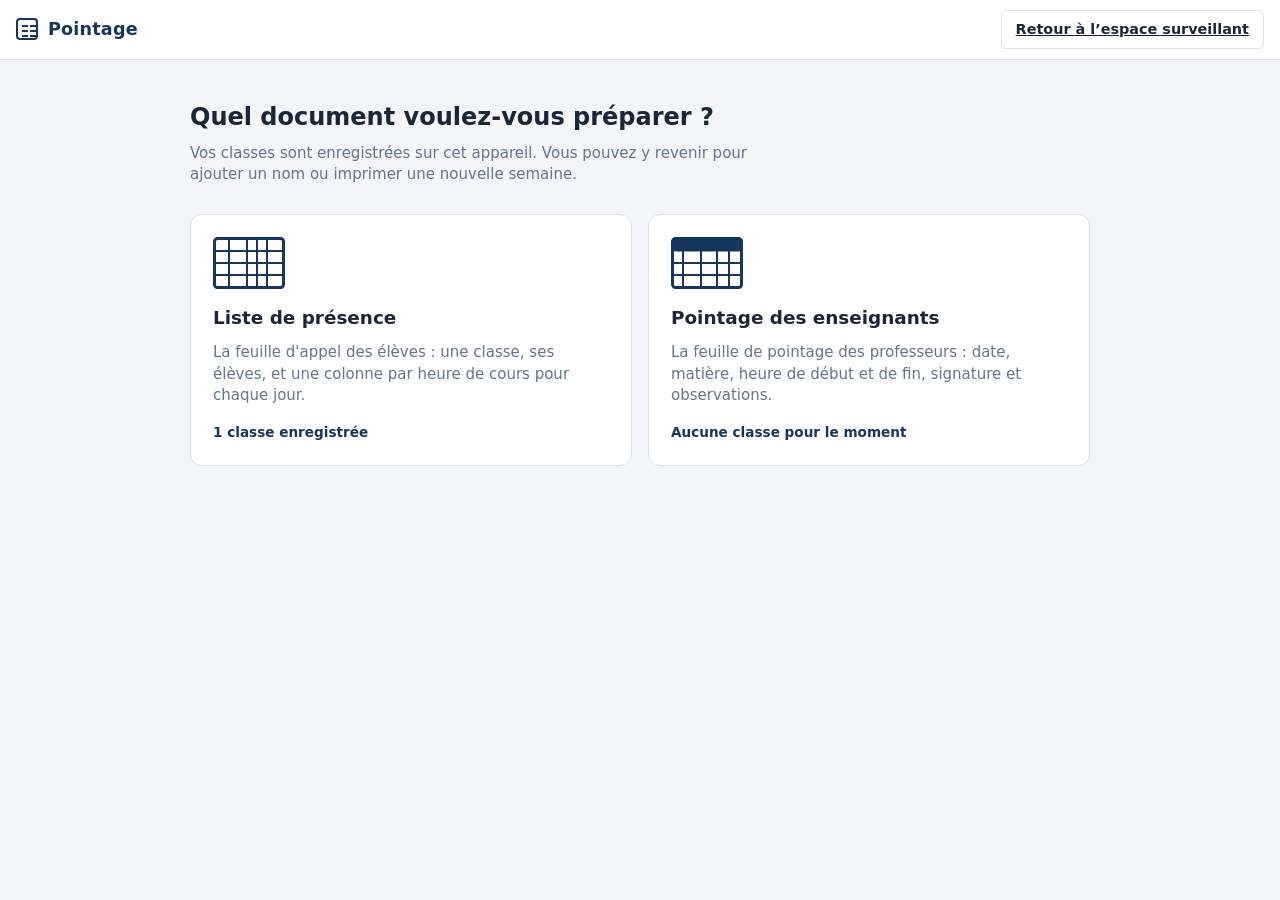
<file: pointage-scolaire.html>
<!doctype html>
<html lang="fr" data-theme="light">
<head>
<meta charset="utf-8">
<meta name="viewport" content="width=device-width, initial-scale=1">
<title>Pointage scolaire</title>
<style>
/* Disposition : panneau de saisie à gauche, une feuille A4 en aperçu à droite.
   Sur téléphone, le panneau passe au-dessus de l'aperçu. */

:root {
  --bg: #f3f5f8;
  --panel: #ffffff;
  --ink: #1b2738;
  --muted: #66758a;
  --line: #dce3ec;
  --accent: #17365d;
  --accent-ink: #ffffff;
  --accent-soft: #e9eff7;
  --danger: #b3261e;
  --warn-bg: #fff3d6;
  --warn-ink: #6b4a00;
  --shadow: 0 1px 3px rgba(19, 42, 71, .06);
  --paper: #ffffff;
  --paper-ink: #111111;
  --paper-head: #e8e8e8;
  --paper-blue: #1f4e79;
  --font: "Segoe UI", system-ui, -apple-system, "Helvetica Neue", Arial, sans-serif;
  color-scheme: light;
}

@media (prefers-color-scheme: dark) {
  :root:not([data-theme="light"]) {
    --bg: #0e1618;
    --panel: #162125;
    --ink: #e5eeef;
    --muted: #9db1b5;
    --line: #29383c;
    --accent: #4cc3ad;
    --accent-ink: #06211c;
    --accent-soft: #1b3a35;
    --danger: #ff8f85;
    --warn-bg: #3a2f10;
    --warn-ink: #f3d78a;
    --shadow: 0 1px 2px rgba(0, 0, 0, .4), 0 10px 28px rgba(0, 0, 0, .45);
    color-scheme: dark;
  }
}

:root[data-theme="dark"] {
  --bg: #0e1618;
  --panel: #162125;
  --ink: #e5eeef;
  --muted: #9db1b5;
  --line: #29383c;
  --accent: #4cc3ad;
  --accent-ink: #06211c;
  --accent-soft: #1b3a35;
  --danger: #ff8f85;
  --warn-bg: #3a2f10;
  --warn-ink: #f3d78a;
  --shadow: 0 1px 2px rgba(0, 0, 0, .4), 0 10px 28px rgba(0, 0, 0, .45);
  color-scheme: dark;
}

* { box-sizing: border-box; }

/* Une page ou un bloc marqué « hidden » disparaît même si une règle lui donne un affichage */
[hidden] { display: none !important; }

body {
  margin: 0;
  background: var(--bg);
  color: var(--ink);
  font: 15px/1.45 var(--font);
}

h1, h2 { margin: 0; }

/* ---------- Barre du haut ---------- */

.topbar {
  position: sticky;
  top: 0;
  z-index: 5;
  display: flex;
  align-items: center;
  justify-content: space-between;
  gap: 12px;
  padding: 10px 16px;
  background: var(--panel);
  border-bottom: 1px solid var(--line);
}

.brand-row { display: flex; align-items: center; gap: 12px; min-width: 0; }
.brand { display: flex; align-items: center; gap: 10px; min-width: 0; color: inherit; text-decoration: none; }
.brand h1 { font-size: 1.1rem; font-weight: 650; letter-spacing: .01em; }
.view-title { color: var(--muted); font-size: .95rem; min-width: 0; overflow: hidden; text-overflow: ellipsis; white-space: nowrap; }
.view-title:not(:empty)::before { content: "/"; margin-right: 12px; color: var(--line); }
@media (max-width: 520px) { .view-title { display: none; } }

/* Petit cahier d'appel : une grille de cases */
.mark {
  width: 22px;
  height: 22px;
  border-radius: 4px;
  background:
    linear-gradient(var(--accent), var(--accent)) 4px 5px / 6px 2px no-repeat,
    linear-gradient(var(--accent), var(--accent)) 12px 5px / 6px 2px no-repeat,
    linear-gradient(var(--accent), var(--accent)) 4px 10px / 6px 2px no-repeat,
    linear-gradient(var(--accent), var(--accent)) 12px 10px / 6px 2px no-repeat,
    linear-gradient(var(--accent), var(--accent)) 4px 15px / 6px 2px no-repeat,
    linear-gradient(var(--accent), var(--accent)) 12px 15px / 6px 2px no-repeat;
  border: 2px solid var(--accent);
  flex: none;
}

/* ---------- Disposition ---------- */

.layout {
  display: grid;
  grid-template-columns: minmax(0, 380px) minmax(0, 1fr);
  gap: 20px;
  align-items: start;
  max-width: 1600px;
  margin: 0 auto;
  padding: 20px 16px 40px;
}

.panel { display: flex; flex-direction: column; gap: 16px; min-width: 0; }

@media (max-width: 900px) {
  .layout { grid-template-columns: minmax(0, 1fr); }
}

.card {
  background: var(--panel);
  border: 1px solid var(--line);
  border-radius: 10px;
  padding: 16px;
  display: flex;
  flex-direction: column;
  gap: 14px;
  min-width: 0;
}

.card h2 { font-size: 1rem; font-weight: 650; }
.card .sub-title {
  margin-top: 6px;
  padding-top: 14px;
  border-top: 1px solid var(--line);
  font-size: .8rem;
  text-transform: uppercase;
  letter-spacing: .08em;
  color: var(--muted);
}

.card-head { display: flex; align-items: center; justify-content: space-between; gap: 10px; }

/* ---------- Formulaire ---------- */

.field { display: flex; flex-direction: column; gap: 6px; margin: 0; padding: 0; border: 0; min-width: 0; }
.field label, .field legend {
  font-size: .78rem;
  font-weight: 600;
  letter-spacing: .04em;
  text-transform: uppercase;
  color: var(--muted);
  padding: 0;
}
.label-row { display: flex; justify-content: space-between; align-items: baseline; gap: 8px; }
.count { font-size: .85rem; color: var(--accent); font-weight: 600; }

input[type="text"], input[type="number"], input[type="date"], select, textarea {
  width: 100%;
  min-width: 0;
  font: inherit;
  color: var(--ink);
  background: var(--panel);
  border: 1px solid var(--line);
  border-radius: 7px;
  padding: 9px 10px;
}
textarea { resize: vertical; min-height: 140px; line-height: 1.5; }

input:focus-visible, select:focus-visible, textarea:focus-visible, button:focus-visible {
  outline: 2px solid var(--accent);
  outline-offset: 1px;
}

.grid2 { display: grid; grid-template-columns: repeat(2, minmax(0, 1fr)); gap: 12px; }
@media (max-width: 420px) { .grid2 { grid-template-columns: minmax(0, 1fr); } }

.field .check { display: flex; align-items: center; gap: 8px; font-size: .9rem; text-transform: none; letter-spacing: 0; font-weight: 400; color: var(--ink); }

.hint { margin: -6px 0 0; font-size: .82rem; color: var(--muted); }

.add-row, .week-nav { display: flex; gap: 8px; align-items: stretch; }
.add-row .btn, .week-nav .btn { flex: none; }

.row-btns { display: flex; flex-wrap: wrap; gap: 8px; }

.saved { margin: 0; font-size: .82rem; color: var(--muted); min-height: 1.2em; }
.saved.ok { color: var(--accent); }
.saved.bad { color: var(--danger); }

.chips { display: flex; flex-wrap: wrap; gap: 8px; }
.chips label { position: relative; text-transform: none; letter-spacing: 0; font-weight: 500; font-size: .9rem; color: var(--ink); }
.chips input { position: absolute; opacity: 0; inset: 0; margin: 0; cursor: pointer; }
.chips span {
  display: inline-block;
  padding: 7px 13px;
  border: 1px solid var(--line);
  border-radius: 999px;
  background: var(--panel);
}
.chips input:checked + span {
  background: var(--accent);
  border-color: var(--accent);
  color: var(--accent-ink);
}
.chips input:focus-visible + span { outline: 2px solid var(--accent); outline-offset: 2px; }

/* ---------- Boutons ---------- */

.btn {
  font: inherit;
  font-weight: 600;
  font-size: .9rem;
  padding: 8px 14px;
  border-radius: 7px;
  border: 1px solid var(--line);
  background: var(--panel);
  color: var(--ink);
  cursor: pointer;
}
.btn:hover { border-color: var(--accent); }
.btn.primary { background: var(--accent); border-color: var(--accent); color: var(--accent-ink); }
.btn.primary:hover { filter: brightness(1.08); }
.btn.primary:disabled { opacity: .45; cursor: not-allowed; filter: none; }
.btn.danger { color: var(--danger); align-self: flex-start; }
.btn.danger:hover { border-color: var(--danger); }
.btn.danger.armed { background: var(--danger); border-color: var(--danger); color: var(--panel); }

/* ---------- Liste des classes ---------- */

.class-list { list-style: none; margin: 0; padding: 0; display: flex; flex-direction: column; gap: 6px; }
.class-list button {
  width: 100%;
  display: flex;
  justify-content: space-between;
  align-items: baseline;
  gap: 10px;
  text-align: left;
  font: inherit;
  padding: 9px 11px;
  border: 1px solid var(--line);
  border-radius: 7px;
  background: var(--panel);
  color: var(--ink);
  cursor: pointer;
}
.class-list button:hover { border-color: var(--accent); }
.class-list button[aria-current="true"] { background: var(--accent-soft); border-color: var(--accent); }
.class-list .nm { font-weight: 600; overflow: hidden; text-overflow: ellipsis; white-space: nowrap; }
.class-list .ct { font-size: .82rem; color: var(--muted); white-space: nowrap; }

/* ---------- Aperçu ---------- */

.preview { min-width: 0; overflow-x: auto; }
.preview-head { display: flex; flex-wrap: wrap; align-items: baseline; gap: 4px 14px; margin-bottom: 14px; }
.preview-head h2 { font-size: 1rem; font-weight: 650; }
.summary { margin: 0; color: var(--muted); font-size: .9rem; }
.warn {
  margin: 0 0 14px;
  padding: 10px 12px;
  border-radius: 8px;
  background: var(--warn-bg);
  color: var(--warn-ink);
  font-size: .9rem;
}
.empty {
  margin: 0;
  padding: 28px 20px;
  border: 1px dashed var(--line);
  border-radius: 10px;
  color: var(--muted);
  text-align: center;
}

.sheets {
  width: max-content;
  margin: 0 auto;
  display: flex;
  flex-direction: column;
  gap: 18px;
}

/* Les feuilles à imprimer sont préparées ici ; elles n'apparaissent qu'à l'impression */
.print-area { display: none; }

/* ---------- Feuille de pointage (papier) ---------- */

.sheet {
  width: 210mm;
  padding: 10mm;
  background: var(--paper);
  color: var(--paper-ink);
  font-family: Arial, Helvetica, sans-serif;
  box-shadow: var(--shadow);
}
.landscape .sheet { width: 297mm; }

.sheet h2 { text-align: center; font-size: 15pt; letter-spacing: .05em; font-weight: 700; }

.sheet-school { margin: 1.5mm 0 0; text-align: center; font-size: 9pt; }

.sheet-meta {
  display: flex;
  justify-content: space-between;
  gap: 8mm;
  margin: 4mm 0 3mm;
  font-size: 10.5pt;
}

table.pt { width: 100%; border-collapse: collapse; table-layout: fixed; font-size: 10pt; }
.pt th, .pt td { border: .3mm solid #000; padding: 0 1.5mm; }
.pt th {
  background: var(--paper-head);
  height: 6.5mm;
  font-size: 7.5pt;
  text-transform: uppercase;
  letter-spacing: .02em;
  font-weight: 700;
}
.pt th.sub { font-size: 6pt; padding: 0; text-transform: none; letter-spacing: 0; }
.pt td { height: var(--row, 7mm); overflow: hidden; white-space: nowrap; text-overflow: ellipsis; }
.pt td.n { text-align: center; font-size: 9pt; padding: 0; }
.pt td.name { font-size: 9.5pt; }

.sheet-foot { display: flex; justify-content: space-between; gap: 8mm; margin-top: 4mm; font-size: 10pt; }
.sheet-page {
  margin-top: 3mm;
  padding-top: 2mm;
  border-top: .3mm solid #000;
  text-align: center;
  font-size: 8.5pt;
}

/* ---------- Accueil ---------- */

.home { padding: 40px 16px 60px; }
.home-inner { max-width: 900px; margin: 0 auto; }
.home h2 { font-size: 1.5rem; font-weight: 650; text-wrap: balance; }
.home-sub { margin: 8px 0 28px; max-width: 60ch; color: var(--muted); }

.home-grid { display: grid; grid-template-columns: repeat(2, minmax(0, 1fr)); gap: 16px; }
@media (max-width: 640px) { .home-grid { grid-template-columns: minmax(0, 1fr); } }

.doc-card {
  display: flex;
  flex-direction: column;
  gap: 10px;
  padding: 22px;
  min-width: 0;
  background: var(--panel);
  border: 1px solid var(--line);
  border-radius: 12px;
  color: var(--ink);
  text-decoration: none;
}
.doc-card:hover { border-color: var(--accent); box-shadow: var(--shadow); }
.doc-card:focus-visible { outline: 2px solid var(--accent); outline-offset: 2px; }
.doc-icon { width: 72px; height: 52px; margin-bottom: 6px; color: var(--accent); }
.doc-title { font-size: 1.15rem; font-weight: 650; }
.doc-text { color: var(--muted); }
.doc-meta { margin-top: auto; padding-top: 6px; font-size: .85rem; font-weight: 600; color: var(--accent); }

/* ---------- Ajout d'un enseignant (nom + matière) ---------- */

.add-stack { display: grid; grid-template-columns: minmax(0, 1fr) minmax(0, 1fr) auto; gap: 8px; }
@media (max-width: 420px) { .add-stack { grid-template-columns: minmax(0, 1fr); } }

/* ---------- Feuille des enseignants (tableau du modèle PDF) ---------- */

.sheet.prof h2 { color: var(--paper-blue); font-size: 16pt; letter-spacing: .02em; }
.sheet.prof .sheet-school { font-style: italic; color: #555; font-size: 7.5pt; margin: 0 0 1mm; }

.prof-meta {
  display: flex;
  justify-content: space-between;
  align-items: baseline;
  gap: 8mm;
  margin: 3mm 0 2mm;
  font-size: 9pt;
}
.prof-meta .horaires { font-weight: 700; }

.ptp th {
  background: var(--paper-blue);
  color: #fff;
  height: 12mm;
  font-size: 7.5pt;
  line-height: 1.25;
  border: .3mm solid #fff;
}
.ptp td { font-size: 9pt; }
.ptp td.n { font-size: 8.5pt; }
.ptp td.name { font-size: 9pt; }

/* ---------- Impression ---------- */

@media print {
  body { background: #fff !important; }
  .topbar, .panel, .preview, .home { display: none !important; }
  .layout { display: block; padding: 0; max-width: none; }
  .print-area { display: block; }
  .print-area .sheet, .print-area.landscape .sheet {
    width: auto;
    padding: 0;
    box-shadow: none;
    break-after: page;
    page-break-after: always;
  }
  .print-area .sheet:last-child { break-after: auto; page-break-after: auto; }
  * { -webkit-print-color-adjust: exact; print-color-adjust: exact; }
}


/* Identité visuelle commune avec le tableau de bord principal */
html[data-theme="light"] { color-scheme: light; }
body { background: #f3f5f8; color: #1b2738; }
.topbar { background: #fff; border-bottom-color: #dce3ec; box-shadow: none; }
.brand h1 { color: #17365d; }
.card, .preview { border-radius: 6px; box-shadow: none; }
.btn { border-radius: 5px; }
.btn.primary { background: #17365d; border-color: #17365d; color: #fff; }
.btn.primary:hover { background: #214873; }
</style>
<style id="page-style"></style>
</head>
<body>

<header class="topbar">
  <div class="brand-row">
    <a class="brand" href="#" aria-label="Retour à l'accueil">
      <span class="mark" aria-hidden="true"></span>
      <h1>Pointage</h1>
    </a>
    <span id="view-title" class="view-title"></span>
  </div>
  <a class="btn" href="./index.html" aria-label="Retour à la navigation générale">Retour à l’espace surveillant</a>
  <button type="button" id="btn-print" class="btn primary" hidden>Imprimer</button>
</header>

<!-- ===================== Accueil ===================== -->
<main class="home" id="home">
  <div class="home-inner">
    <h2>Quel document voulez-vous préparer ?</h2>
    <p class="home-sub">Vos classes sont enregistrées sur cet appareil. Vous pouvez y revenir pour ajouter un nom ou imprimer une nouvelle semaine.</p>

    <div class="home-grid">
      <a class="doc-card" href="#eleves">
        <svg class="doc-icon" viewBox="0 0 72 52" aria-hidden="true">
          <rect x="1.5" y="1.5" width="69" height="49" rx="3" fill="none" stroke="currentColor" stroke-width="3"/>
          <path d="M1.5 14h69M1.5 26h69M1.5 38h69M16 1.5v49M34 1.5v49M44 1.5v49M54 1.5v49" fill="none" stroke="currentColor" stroke-width="2"/>
        </svg>
        <span class="doc-title">Liste de présence</span>
        <span class="doc-text">La feuille d'appel des élèves : une classe, ses élèves, et une colonne par heure de cours pour chaque jour.</span>
        <span class="doc-meta" id="home-eleves"></span>
      </a>

      <a class="doc-card" href="#enseignants">
        <svg class="doc-icon" viewBox="0 0 72 52" aria-hidden="true">
          <rect x="1.5" y="1.5" width="69" height="49" rx="3" fill="none" stroke="currentColor" stroke-width="3"/>
          <rect x="1.5" y="1.5" width="69" height="13" rx="3" fill="currentColor"/>
          <path d="M1.5 26h69M1.5 38h69M12 14v36M30 14v36M46 14v36M58 14v36" fill="none" stroke="currentColor" stroke-width="2"/>
        </svg>
        <span class="doc-title">Pointage des enseignants</span>
        <span class="doc-text">La feuille de pointage des professeurs : date, matière, heure de début et de fin, signature et observations.</span>
        <span class="doc-meta" id="home-enseignants"></span>
      </a>
    </div>
  </div>
</main>

<!-- ===================== Liste de présence (élèves) ===================== -->
<main class="layout" id="view-eleves" hidden>

  <aside class="panel">

    <section class="card">
      <div class="card-head">
        <h2>Mes classes</h2>
        <button type="button" id="btn-new" class="btn">Nouvelle classe</button>
      </div>
      <ul id="class-list" class="class-list"></ul>
      <p id="saved" class="saved" role="status"></p>
      <div class="row-btns">
        <button type="button" id="btn-export" class="btn">Sauvegarder dans un fichier</button>
        <button type="button" id="btn-import" class="btn">Restaurer</button>
        <input type="file" id="file-import" accept=".json,application/json" hidden>
      </div>
    </section>

    <form id="class-form" class="card" autocomplete="off">
      <h2>La classe</h2>

      <div class="field">
        <label for="c-name">Nom de la classe</label>
        <input id="c-name" type="text" placeholder="">
      </div>

      <div class="field">
        <label for="c-year">Année scolaire</label>
        <input id="c-year" type="text" placeholder="">
      </div>

      <div class="field">
        <label for="c-school">Établissement</label>
        <input id="c-school" type="text">
      </div>

      <div class="field">
        <div class="label-row">
          <label for="c-students">Élèves</label>
          <span id="count" class="count"></span>
        </div>
        <textarea id="c-students" rows="10" placeholder="Collez ici les noms, un élève par ligne"></textarea>
        <label class="check"><input type="checkbox" id="c-sort"> Classer par ordre alphabétique</label>
      </div>

      <div class="field">
        <label for="add-name">Ajouter un élève</label>
        <div class="add-row">
          <input id="add-name" type="text" placeholder="Nom et prénom">
          <button type="button" id="btn-add" class="btn">Ajouter</button>
        </div>
      </div>

      <h2 class="sub-title">La semaine</h2>

      <div class="field">
        <label for="c-start">Semaine affichée</label>
        <div class="week-nav">
          <button type="button" id="wk-prev" class="btn" aria-label="Semaine précédente">◀</button>
          <input id="c-start" type="date">
          <button type="button" id="wk-next" class="btn" aria-label="Semaine suivante">▶</button>
        </div>
      </div>
      <p id="week-hint" class="hint"></p>

      <fieldset class="field">
        <legend>Jours à pointer</legend>
        <div class="chips">
          <label><input type="checkbox" name="day" value="1"><span>Lun</span></label>
          <label><input type="checkbox" name="day" value="2"><span>Mar</span></label>
          <label><input type="checkbox" name="day" value="3"><span>Mer</span></label>
          <label><input type="checkbox" name="day" value="4"><span>Jeu</span></label>
          <label><input type="checkbox" name="day" value="5"><span>Ven</span></label>
          <label><input type="checkbox" name="day" value="6"><span>Sam</span></label>
        </div>
      </fieldset>

      <div class="field">
        <label for="c-hours">Heures de cours par jour</label>
        <input id="c-hours" type="number" min="1" max="8" inputmode="numeric">
      </div>
      <p class="hint">Chaque jour reçoit une colonne par heure : 1re h, 2e h, 3e h…</p>

      <h2 class="sub-title">La feuille</h2>

      <div class="grid2">
        <div class="field">
          <label for="c-orient">Format</label>
          <select id="c-orient">
            <option value="portrait">A4 portrait</option>
            <option value="landscape">A4 paysage</option>
          </select>
        </div>
        <div class="field">
          <label for="c-perpage">Élèves par feuille</label>
          <input id="c-perpage" type="number" min="5" max="60" inputmode="numeric">
        </div>
      </div>
      <p class="hint">30 élèves tiennent sur une feuille en portrait, 18 en paysage. Au-delà, la liste continue sur la feuille suivante.</p>

      <h2 class="sub-title">L'impression</h2>

      <div class="field">
        <label for="c-weeks">Semaines à imprimer</label>
        <input id="c-weeks" type="number" min="1" max="40" inputmode="numeric">
      </div>
      <p class="hint">À partir de la semaine affichée. Avec 4, vous obtenez 4 feuilles : la semaine affichée et les 3 suivantes.</p>

      <button type="button" id="btn-delete" class="btn danger">Supprimer cette classe</button>
    </form>

  </aside>

  <section class="preview" id="preview" aria-label="Aperçu de la feuille">
    <div class="preview-head">
      <h2>Aperçu</h2>
      <p id="summary" class="summary"></p>
    </div>
    <p id="warn" class="warn" hidden></p>
    <p id="empty" class="empty" hidden></p>
    <div id="sheets" class="sheets"></div>
  </section>

  <div id="print-area" class="print-area" aria-hidden="true"></div>

</main>

<!-- ===================== Pointage des enseignants ===================== -->
<main class="layout" id="view-enseignants" hidden>

  <aside class="panel">

    <section class="card">
      <div class="card-head">
        <h2>Mes classes</h2>
        <button type="button" id="t-new" class="btn">Nouvelle classe</button>
      </div>
      <ul id="t-class-list" class="class-list"></ul>
      <p id="t-saved" class="saved" role="status"></p>
      <div class="row-btns">
        <button type="button" id="t-export" class="btn">Sauvegarder dans un fichier</button>
        <button type="button" id="t-import" class="btn">Restaurer</button>
        <input type="file" id="t-file" accept=".json,application/json" hidden>
      </div>
    </section>

    <form id="t-form" class="card" autocomplete="off">
      <h2>La classe</h2>

      <div class="field">
        <label for="t-name">Nom de la classe</label>
        <input id="t-name" type="text" placeholder="">
      </div>

      <div class="field">
        <label for="t-school">Établissement</label>
        <input id="t-school" type="text">
      </div>

      <div class="field">
        <div class="label-row">
          <label for="t-teachers">Enseignants</label>
          <span id="t-count" class="count"></span>
        </div>
        <textarea id="t-teachers" rows="10" placeholder="Un enseignant par ligne, avec sa matière après un point-virgule"></textarea>
        <label class="check"><input type="checkbox" id="t-sort"> Classer par ordre alphabétique</label>
      </div>
      <p class="hint">Les colonnes copiées depuis Excel fonctionnent aussi : nom, puis matière.</p>

      <div class="field">
        <label for="t-add-name">Ajouter un enseignant</label>
        <div class="add-stack">
          <input id="t-add-name" type="text" placeholder="Nom et prénom">
          <input id="t-add-subject" type="text" placeholder="Matière enseignée">
          <button type="button" id="t-add" class="btn">Ajouter</button>
        </div>
      </div>

      <h2 class="sub-title">La semaine</h2>

      <div class="field">
        <label for="t-start">Semaine affichée</label>
        <div class="week-nav">
          <button type="button" id="t-prev" class="btn" aria-label="Semaine précédente">◀</button>
          <input id="t-start" type="date">
          <button type="button" id="t-next" class="btn" aria-label="Semaine suivante">▶</button>
        </div>
      </div>
      <p id="t-hint" class="hint"></p>

      <label class="check"><input type="checkbox" id="t-saturday"> La semaine va jusqu'au samedi</label>

      <h2 class="sub-title">La feuille</h2>

      <div class="field">
        <label for="t-perpage">Lignes par feuille</label>
        <input id="t-perpage" type="number" min="5" max="24" inputmode="numeric">
      </div>
      <p class="hint">14 lignes comme sur votre modèle. Au-delà du nombre d'enseignants, les lignes restantes sont laissées vides.</p>

      <label class="check"><input type="checkbox" id="t-pad"> Compléter la feuille avec des lignes vides</label>

      <h2 class="sub-title">L'impression</h2>

      <div class="field">
        <label for="t-weeks">Semaines à imprimer</label>
        <input id="t-weeks" type="number" min="1" max="40" inputmode="numeric">
      </div>
      <p class="hint">À partir de la semaine affichée. Avec 4, vous obtenez 4 feuilles : la semaine affichée et les 3 suivantes.</p>

      <button type="button" id="t-delete" class="btn danger">Supprimer cette classe</button>
    </form>

  </aside>

  <section class="preview" id="t-preview" aria-label="Aperçu de la feuille">
    <div class="preview-head">
      <h2>Aperçu</h2>
      <p id="t-summary" class="summary"></p>
    </div>
    <p id="t-empty" class="empty" hidden></p>
    <div id="t-sheets" class="sheets landscape"></div>
  </section>

  <div id="t-print-area" class="print-area landscape" aria-hidden="true"></div>

</main>

<script>
/* Fonctions partagées par les deux documents (élèves et enseignants). */
window.PT = (() => {
  'use strict';

  const $ = (id) => document.getElementById(id);
  const pad = (n) => String(n).padStart(2, '0');
  const clamp = (v, lo, hi) => Math.min(hi, Math.max(lo, v));
  const uid = () => 'c' + Date.now().toString(36) + Math.random().toString(36).slice(2, 6);
  const plural = (n, one, many) => (n > 1 ? many : one);
  const esc = (s) => String(s).replace(/[&<>"']/g, (ch) => (
    { '&': '&amp;', '<': '&lt;', '>': '&gt;', '"': '&quot;', "'": '&#39;' }[ch]
  ));

  /* Dates : calcul en heure locale, sans décalage de fuseau */
  function parseISO(s) {
    const m = /^(\d{4})-(\d{2})-(\d{2})$/.exec(s || '');
    return m ? new Date(+m[1], +m[2] - 1, +m[3]) : null;
  }
  const toISO = (d) => `${d.getFullYear()}-${pad(d.getMonth() + 1)}-${pad(d.getDate())}`;
  const addDays = (d, n) => new Date(d.getFullYear(), d.getMonth(), d.getDate() + n);
  const mondayOf = (d) => addDays(d, -((d.getDay() + 6) % 7));
  const fmt = (d) => `${pad(d.getDate())}/${pad(d.getMonth() + 1)}/${d.getFullYear()}`;
  const fmtShort = (d) => `${pad(d.getDate())}/${pad(d.getMonth() + 1)}`;

  /* Message d'état (« Enregistré à 07:12 », erreurs de sauvegarde…) */
  function setStatus(id, text, kind) {
    const el = $(id);
    el.textContent = text;
    el.className = 'saved' + (kind ? ' ' + kind : '');
  }

  /* Télécharge un fichier texte (sauvegarde JSON) */
  function download(filename, text) {
    const blob = new Blob([text], { type: 'application/json' });
    const a = document.createElement('a');
    a.href = URL.createObjectURL(blob);
    a.download = filename;
    document.body.appendChild(a);
    a.click();
    a.remove();
    setTimeout(() => URL.revokeObjectURL(a.href), 1000);
  }

  /* Lit la liste des classes enregistrées sous une clé (sert à l'accueil) */
  function readClasses(key) {
    try {
      const s = JSON.parse(localStorage.getItem(key));
      return s && Array.isArray(s.classes) ? s.classes : [];
    } catch (e) {
      return [];
    }
  }

  return {
    $, pad, clamp, uid, plural, esc,
    parseISO, toISO, addDays, mondayOf, fmt, fmtShort,
    setStatus, download, readClasses,
    views: {}
  };
})();

</script>
<script>
/* Document « Liste de présence » : feuille d'appel des élèves. */
(() => {
  'use strict';

  const {
    $, pad, clamp, uid, plural, esc,
    parseISO, toISO, addDays, mondayOf, fmt, fmtShort, setStatus, download
  } = PT;

  const KEY = 'pointage-eleves.v1';
  const APP = 'pointage-eleves';
  const DEFAULT_SCHOOL = 'Complexe Scolaire La Réussite Owendo – B.P. 46209';
  const DAYS = [
    { n: 1, short: 'Lun' }, { n: 2, short: 'Mar' }, { n: 3, short: 'Mer' },
    { n: 4, short: 'Jeu' }, { n: 5, short: 'Ven' }, { n: 6, short: 'Sam' }
  ];

  const say = (text, kind) => setStatus('saved', text, kind);

  /* ---------- Données ---------- */

  let state = { classes: [], currentId: null };
  let booted = false;

  function newClass(base) {
    const now = new Date();
    const y = now.getMonth() >= 7 ? now.getFullYear() : now.getFullYear() - 1;
    return {
      id: uid(),
      name: '',
      year: `${y}-${y + 1}`,
      school: base && base.school ? base.school : DEFAULT_SCHOOL,
      students: '',
      sort: false,
      start: toISO(mondayOf(now)),
      weeks: 1,
      days: [1, 2, 3, 4, 5],
      hours: 3,
      orient: 'portrait',
      perPage: 30
    };
  }

  // Complète une classe enregistrée (ou importée) avec les réglages manquants
  function normalize(raw) {
    const base = newClass();
    const c = Object.assign({}, base, raw || {});
    if (!c.id) c.id = base.id;
    if (!Array.isArray(c.days)) c.days = base.days;
    c.days = c.days.map(Number).filter((n) => n >= 1 && n <= 6);
    // Anciennes données : « matin / après-midi » et plusieurs semaines affichées
    if (!raw || raw.hours === undefined) { c.hours = 3; c.weeks = 1; }
    c.hours = clamp(parseInt(c.hours, 10) || 3, 1, 8);
    c.weeks = clamp(parseInt(c.weeks, 10) || 1, 1, 40);
    c.perPage = clamp(parseInt(c.perPage, 10) || 30, 5, 60);
    c.orient = c.orient === 'landscape' ? 'landscape' : 'portrait';
    c.name = String(c.name || '');
    c.year = String(c.year || '');
    c.school = String(c.school || DEFAULT_SCHOOL);
    c.students = String(c.students || '');
    c.sort = !!c.sort;
    return c;
  }

  function createInitialClass() {
    return newClass();
  }

  function load() {
    try {
      const raw = localStorage.getItem(KEY);
      if (!raw) return null;
      const s = JSON.parse(raw);
      if (s && Array.isArray(s.classes) && s.classes.length) {
        // Supprime les anciennes données de démonstration sans toucher aux classes réelles.
        const classes = s.classes.filter((c) => String(c.name || '').trim().toLowerCase() !== 'classe exemple');
        if (classes.length) {
          const currentId = classes.some((c) => c.id === s.currentId) ? s.currentId : classes[0].id;
          return { classes: classes.map(normalize), currentId };
        }
      }
    } catch (e) { /* stockage indisponible ou illisible */ }
    return null;
  }

  function save() {
    try {
      localStorage.setItem(KEY, JSON.stringify(state));
      const d = new Date();
      say(`Enregistré sur cet appareil à ${pad(d.getHours())}:${pad(d.getMinutes())}`, 'ok');
      return true;
    } catch (e) {
      say('Non enregistré : le navigateur bloque le stockage. Utilisez « Sauvegarder dans un fichier ».', 'bad');
      return false;
    }
  }

  const current = () => state.classes.find((c) => c.id === state.currentId) || state.classes[0];

  /* ---------- Liste d'élèves ---------- */

  function parseStudents(text, sort) {
    const list = String(text || '')
      .split(/\r?\n/)
      .map((line) => line
        .replace(/^\s*\d+\s*(?:[.)\-–:]|\t)\s*/, '') // numéro en début de ligne (1. / 1) / 1 tab)
        .replace(/\t+/g, ' ')                         // colonnes Excel : nom et prénom côte à côte
        .replace(/\s+/g, ' ')
        .trim())
      .filter(Boolean);
    if (sort) list.sort((a, b) => a.localeCompare(b, 'fr', { sensitivity: 'base' }));
    return list;
  }

  /* ---------- Formulaire ---------- */

  function fillForm() {
    const c = current();
    $('c-name').value = c.name;
    $('c-year').value = c.year;
    $('c-school').value = c.school;
    $('c-students').value = c.students;
    $('c-sort').checked = c.sort;
    $('c-start').value = c.start;
    $('c-hours').value = c.hours;
    $('c-weeks').value = c.weeks;
    $('c-orient').value = c.orient;
    $('c-perpage').value = c.perPage;
    $('add-name').value = '';
    document.querySelectorAll('#view-eleves input[name="day"]').forEach((el) => {
      el.checked = c.days.includes(+el.value);
    });
  }

  function readForm() {
    const c = current();
    c.name = $('c-name').value;
    c.year = $('c-year').value;
    c.school = $('c-school').value;
    c.students = $('c-students').value;
    c.sort = $('c-sort').checked;
    c.start = $('c-start').value;
    c.hours = clamp(parseInt($('c-hours').value, 10) || 1, 1, 8);
    c.weeks = clamp(parseInt($('c-weeks').value, 10) || 1, 1, 40);
    c.orient = $('c-orient').value;
    c.perPage = clamp(parseInt($('c-perpage').value, 10) || 30, 5, 60);
    c.days = [...document.querySelectorAll('#view-eleves input[name="day"]:checked')].map((el) => +el.value);
  }

  /* ---------- Liste des classes ---------- */

  function renderList() {
    const ul = $('class-list');
    ul.innerHTML = '';
    state.classes.forEach((c) => {
      const n = parseStudents(c.students, false).length;
      const li = document.createElement('li');
      const b = document.createElement('button');
      b.type = 'button';
      b.dataset.id = c.id;
      if (c.id === state.currentId) b.setAttribute('aria-current', 'true');
      b.innerHTML = `<span class="nm">${esc(c.name.trim() || 'Classe sans nom')}</span>` +
        `<span class="ct">${n} ${plural(n, 'élève', 'élèves')}</span>`;
      li.appendChild(b);
      ul.appendChild(li);
    });
  }

  /* ---------- Feuilles ---------- */

  // Largeur des colonnes d'heures selon le format de page
  function layout(c, nDays) {
    const H = c.hours;
    const usable = c.orient === 'portrait' ? 190 : 277;
    const obs = c.orient === 'portrait' ? 24 : 36;
    const raw = (usable - 7 - obs - 50) / (nDays * H); // on garde au moins 50 mm pour le nom
    const max = H === 1 ? 22 : 16;
    let cell;
    let fits = true;
    if (raw >= 6) {
      cell = clamp(raw, 6, max);
    } else {
      fits = false;
      cell = Math.max(4, (usable - 7 - obs - 35) / (nDays * H));
    }
    return { obs, cell: Math.round(cell * 10) / 10, fits };
  }

  const hourLabel = (i, narrow) => (narrow ? String(i + 1) : (i === 0 ? '1re h' : `${i + 1}e h`));

  function tableHtml(c, chunk, offset, monday, days) {
    const H = c.hours;
    const { obs, cell } = layout(c, days.length);
    const rows = H > 1 ? 2 : 1;

    const cols = '<col style="width:7mm"><col>' +
      days.map(() => `<col style="width:${cell}mm">`.repeat(H)).join('') +
      `<col style="width:${obs}mm">`;

    const head1 = `<tr><th rowspan="${rows}">N°</th><th rowspan="${rows}">Noms et prénoms</th>` +
      days.map((d) => `<th colspan="${H}">${d.short} ${fmtShort(addDays(monday, d.n - 1))}</th>`).join('') +
      `<th rowspan="${rows}">Observations</th></tr>`;

    let head2 = '';
    if (H > 1) {
      let labels = '';
      for (let i = 0; i < H; i++) labels += `<th class="sub">${hourLabel(i, cell < 6)}</th>`;
      head2 = `<tr>${days.map(() => labels).join('')}</tr>`;
    }

    const blanks = '<td></td>'.repeat(days.length * H);
    const body = chunk.map((name, i) =>
      `<tr><td class="n">${offset + i + 1}</td><td class="name">${esc(name)}</td>${blanks}<td></td></tr>`
    ).join('');

    return `<table class="pt"><colgroup>${cols}</colgroup><thead>${head1}${head2}</thead><tbody>${body}</tbody></table>`;
  }

  // Fabrique les feuilles de `weeksCount` semaines à partir du lundi donné
  function buildSheets(c, students, days, firstMonday, weeksCount) {
    const pagesPerWeek = Math.ceil(students.length / c.perPage);
    const totalPages = pagesPerWeek * weeksCount;
    const minDay = days[0].n;
    const maxDay = days[days.length - 1].n;
    const school = esc(c.school);
    const footName = esc(c.school.split(' – ')[0] || c.school);
    let page = 0;
    let html = '';

    for (let w = 0; w < weeksCount; w++) {
      const monday = addDays(firstMonday, 7 * w);
      const from = fmt(addDays(monday, minDay - 1));
      const to = fmt(addDays(monday, maxDay - 1));
      for (let p = 0; p < pagesPerWeek; p++) {
        const offset = p * c.perPage;
        const chunk = students.slice(offset, offset + c.perPage);
        page++;
        html += `<section class="sheet">
  <h2>Liste de présence des élèves</h2>
  <p class="sheet-school">${school}</p>
  <div class="sheet-meta">
    <span>Classe : <b>${esc(c.name.trim() || '________________')}</b></span>
    <span>Année scolaire : <b>${esc(c.year || '____________')}</b></span>
    <span>Semaine du <b>${from}</b> au <b>${to}</b></span>
  </div>
  ${tableHtml(c, chunk, offset, monday, days)}
  <div class="sheet-foot">
    <span>Visa du Responsable : _______________________________</span>
    <span>Date : ____ / ____ / ________</span>
  </div>
  <div class="sheet-page">${footName} | Page ${page} / ${totalPages}</div>
</section>`;
      }
    }
    return html;
  }

  function renderPreview() {
    const c = current();
    const students = parseStudents(c.students, c.sort);
    const start = parseISO(c.start);
    const days = DAYS.filter((d) => c.days.includes(d.n));
    const sheets = $('sheets');
    const printArea = $('print-area');
    const empty = $('empty');
    const warn = $('warn');
    const landscape = c.orient === 'landscape';

    $('count').textContent = students.length
      ? `${students.length} ${plural(students.length, 'élève', 'élèves')}`
      : '';

    // Format de page pour l'impression
    $('page-style').textContent = `@page { size: A4 ${c.orient}; margin: 10mm; }`;
    sheets.classList.toggle('landscape', landscape);
    printArea.classList.toggle('landscape', landscape);

    $('week-hint').textContent = start
      ? `Cette semaine commence le lundi ${fmt(mondayOf(start))}.`
      : 'Choisissez une date pour afficher la semaine.';

    $('btn-print').textContent = c.weeks > 1 ? `Imprimer ${c.weeks} semaines` : 'Imprimer cette semaine';

    let message = '';
    if (!students.length) message = 'Collez la liste des élèves dans le panneau de gauche pour générer la feuille.';
    else if (!start) message = 'Choisissez une date pour afficher la semaine.';
    else if (!days.length) message = 'Choisissez au moins un jour à pointer.';

    if (message) {
      sheets.innerHTML = '';
      printArea.innerHTML = '';
      empty.textContent = message;
      empty.hidden = false;
      warn.hidden = true;
      $('summary').textContent = '';
      $('btn-print').disabled = true;
      return;
    }

    empty.hidden = true;
    $('btn-print').disabled = false;

    const monday = mondayOf(start);
    const minDay = days[0].n;
    const maxDay = days[days.length - 1].n;
    const pagesPerWeek = Math.ceil(students.length / c.perPage);

    // À l'écran : une seule semaine. Pour l'impression : toutes les semaines demandées.
    sheets.innerHTML = buildSheets(c, students, days, monday, 1);
    printArea.innerHTML = buildSheets(c, students, days, monday, c.weeks);

    $('summary').textContent =
      `Semaine du ${fmt(addDays(monday, minDay - 1))} au ${fmt(addDays(monday, maxDay - 1))} · ` +
      `${students.length} ${plural(students.length, 'élève', 'élèves')} · ` +
      `${pagesPerWeek} ${plural(pagesPerWeek, 'feuille', 'feuilles')} A4 ${landscape ? 'paysage' : 'portrait'}`;

    if (layout(c, days.length).fits) {
      warn.hidden = true;
    } else {
      warn.textContent = 'Il y a trop de colonnes pour ce format. Passez en A4 paysage, ou réduisez le nombre d\'heures ou de jours.';
      warn.hidden = false;
    }

    fit();
  }

  // Réduit l'aperçu pour que la feuille entière tienne dans la largeur de l'écran
  function fit() {
    const el = $('sheets');
    if (!state.classes.length) return;
    const c = current();
    el.style.zoom = '';
    const px = (c.orient === 'landscape' ? 297 : 210) * 96 / 25.4;
    const avail = $('preview').clientWidth;
    if (avail > 0 && avail < px) el.style.zoom = (avail / px).toFixed(4);
  }

  /* ---------- Actions ---------- */

  function refresh() {
    renderList();
    renderPreview();
  }

  function select(id) {
    state.currentId = id;
    save();
    disarmDelete();
    fillForm();
    refresh();
  }

  $('class-form').addEventListener('input', (e) => {
    if (e.target.id === 'add-name') return;
    if (e.target.id === 'c-orient') {
      $('c-perpage').value = e.target.value === 'portrait' ? 30 : 18;
    }
    readForm();
    save();
    refresh();
  });
  $('class-form').addEventListener('submit', (e) => e.preventDefault());

  $('class-list').addEventListener('click', (e) => {
    const b = e.target.closest('button[data-id]');
    if (b) select(b.dataset.id);
  });

  $('btn-new').addEventListener('click', () => {
    const c = newClass(current());
    state.classes.push(c);
    select(c.id);
    $('c-name').focus();
  });

  // Ajout rapide d'un élève à la fin de la liste
  function addStudent() {
    const input = $('add-name');
    const name = input.value.trim();
    if (!name) { input.focus(); return; }
    const ta = $('c-students');
    ta.value = ta.value.replace(/\s+$/, '') + (ta.value.trim() ? '\n' : '') + name;
    input.value = '';
    readForm();
    save();
    refresh();
    input.focus();
  }
  $('btn-add').addEventListener('click', addStudent);
  $('add-name').addEventListener('keydown', (e) => {
    if (e.key === 'Enter') { e.preventDefault(); addStudent(); }
  });

  // Passage d'une semaine à l'autre
  function shiftWeek(n) {
    const c = current();
    const d = parseISO(c.start) || new Date();
    c.start = toISO(addDays(mondayOf(d), 7 * n));
    $('c-start').value = c.start;
    save();
    refresh();
  }
  $('wk-prev').addEventListener('click', () => shiftWeek(-1));
  $('wk-next').addEventListener('click', () => shiftWeek(1));

  let armTimer = null;
  function disarmDelete() {
    const b = $('btn-delete');
    clearTimeout(armTimer);
    b.classList.remove('armed');
    b.textContent = 'Supprimer cette classe';
  }

  $('btn-delete').addEventListener('click', () => {
    const b = $('btn-delete');
    if (!b.classList.contains('armed')) {
      b.classList.add('armed');
      b.textContent = 'Confirmer la suppression';
      armTimer = setTimeout(disarmDelete, 4000);
      return;
    }
    disarmDelete();
    state.classes = state.classes.filter((c) => c.id !== state.currentId);
    if (!state.classes.length) state.classes.push(newClass());
    select(state.classes[0].id);
  });

  /* ---------- Sauvegarde dans un fichier ---------- */

  $('btn-export').addEventListener('click', () => {
    const data = { app: APP, version: 1, classes: state.classes };
    download(`${APP}-${toISO(new Date())}.json`, JSON.stringify(data, null, 2));
  });

  $('btn-import').addEventListener('click', () => $('file-import').click());

  $('file-import').addEventListener('change', (e) => {
    const file = e.target.files[0];
    e.target.value = '';
    if (!file) return;
    const reader = new FileReader();
    reader.onload = () => {
      try {
        const data = JSON.parse(reader.result);
        if (data && data.app && data.app !== APP) throw new Error('autre document');
        const list = Array.isArray(data) ? data : data.classes;
        if (!Array.isArray(list) || !list.length) throw new Error('vide');
        let last = null;
        list.forEach((raw) => {
          const c = normalize(raw);
          const i = state.classes.findIndex((x) => x.id === c.id);
          if (i >= 0) state.classes[i] = c; else state.classes.push(c);
          last = c;
        });
        select(last.id);
        say(`${list.length} ${plural(list.length, 'classe restaurée', 'classes restaurées')}.`, 'ok');
      } catch (err) {
        say('Ce fichier n\'est pas une sauvegarde de la liste de présence des élèves.', 'bad');
      }
    };
    reader.readAsText(file);
  });

  window.addEventListener('resize', fit);

  /* ---------- Démarrage (à la première ouverture de la page) ---------- */

  function boot() {
    booted = true;
    const loaded = load();
    if (loaded) {
      state = loaded;
      if (!state.classes.some((c) => c.id === state.currentId)) state.currentId = state.classes[0].id;
    } else {
      const c = createInitialClass();
      state = { classes: [c], currentId: c.id };
    }
    fillForm();
    refresh();
    if (loaded) {
      const n = state.classes.length;
      say(`${n} ${plural(n, 'classe retrouvée', 'classes retrouvées')} sur cet appareil.`, 'ok');
    } else {
      save();
    }
  }

  PT.views.eleves = {
    show() {
      if (!booted) boot(); else renderPreview();
    }
  };
})();

</script>
<script>
/* Document « Pointage des enseignants » : feuille de pointage des professeurs d'une classe. */
(() => {
  'use strict';

  const {
    $, pad, clamp, uid, plural, esc,
    parseISO, toISO, addDays, mondayOf, fmt, setStatus, download
  } = PT;

  const KEY = 'pointage-enseignants.v1';
  const APP = 'pointage-enseignants';
  const DEFAULT_SCHOOL = 'Complexe Scolaire La Réussite Owendo – B.P. 46209';

  const say = (text, kind) => setStatus('t-saved', text, kind);

  /* ---------- Données ---------- */

  let state = { classes: [], currentId: null };
  let booted = false;

  function newClass(base) {
    return {
      id: uid(),
      name: '',
      school: base && base.school ? base.school : DEFAULT_SCHOOL,
      teachers: '',
      sort: false,
      start: toISO(mondayOf(new Date())),
      saturday: false,
      weeks: 1,
      perPage: 14,
      pad: true
    };
  }

  function normalize(raw) {
    const base = newClass();
    const c = Object.assign({}, base, raw || {});
    if (!c.id) c.id = base.id;
    c.name = String(c.name || '');
    c.school = String(c.school || DEFAULT_SCHOOL);
    c.teachers = String(c.teachers || '');
    c.sort = !!c.sort;
    c.saturday = !!c.saturday;
    c.pad = c.pad !== false;
    c.weeks = clamp(parseInt(c.weeks, 10) || 1, 1, 40);
    c.perPage = clamp(parseInt(c.perPage, 10) || 14, 5, 24);
    return c;
  }

  function createInitialClass() {
    return newClass();
  }

  function load() {
    try {
      const raw = localStorage.getItem(KEY);
      if (!raw) return null;
      const s = JSON.parse(raw);
      if (s && Array.isArray(s.classes) && s.classes.length) {
        return { classes: s.classes.map(normalize), currentId: s.currentId };
      }
    } catch (e) { /* stockage indisponible ou illisible */ }
    return null;
  }

  function save() {
    try {
      localStorage.setItem(KEY, JSON.stringify(state));
      const d = new Date();
      say(`Enregistré sur cet appareil à ${pad(d.getHours())}:${pad(d.getMinutes())}`, 'ok');
      return true;
    } catch (e) {
      say('Non enregistré : le navigateur bloque le stockage. Utilisez « Sauvegarder dans un fichier ».', 'bad');
      return false;
    }
  }

  const current = () => state.classes.find((c) => c.id === state.currentId) || state.classes[0];

  /* ---------- Liste d'enseignants ---------- */

  // Une ligne = un enseignant : « NOM Prénom ; Matière ».
  // Le séparateur peut être « ; », « | » ou une tabulation (colonnes copiées depuis Excel).
  // Avec trois colonnes (Nom ; Prénom ; Matière), nom et prénom sont réunis.
  function parseTeachers(text, sort) {
    const list = String(text || '')
      .split(/\r?\n/)
      .map((line) => {
        const parts = line
          .replace(/^\s*\d+\s*(?:[.)\-–:]|\t)\s*/, '') // numéro en début de ligne
          .split(/\t|;|\|/)
          .map((p) => p.replace(/\s+/g, ' ').trim());
        while (parts.length && !parts[parts.length - 1]) parts.pop();
        if (!parts.length || !parts[0]) return null;
        if (parts.length >= 3) return { name: `${parts[0]} ${parts[1]}`.trim(), subject: parts.slice(2).join(' ') };
        return { name: parts[0], subject: parts[1] || '' };
      })
      .filter(Boolean);
    if (sort) list.sort((a, b) => a.name.localeCompare(b.name, 'fr', { sensitivity: 'base' }));
    return list;
  }

  /* ---------- Formulaire ---------- */

  function fillForm() {
    const c = current();
    $('t-name').value = c.name;
    $('t-school').value = c.school;
    $('t-teachers').value = c.teachers;
    $('t-sort').checked = c.sort;
    $('t-start').value = c.start;
    $('t-saturday').checked = c.saturday;
    $('t-perpage').value = c.perPage;
    $('t-pad').checked = c.pad;
    $('t-weeks').value = c.weeks;
    $('t-add-name').value = '';
    $('t-add-subject').value = '';
  }

  function readForm() {
    const c = current();
    c.name = $('t-name').value;
    c.school = $('t-school').value;
    c.teachers = $('t-teachers').value;
    c.sort = $('t-sort').checked;
    c.start = $('t-start').value;
    c.saturday = $('t-saturday').checked;
    c.perPage = clamp(parseInt($('t-perpage').value, 10) || 14, 5, 24);
    c.pad = $('t-pad').checked;
    c.weeks = clamp(parseInt($('t-weeks').value, 10) || 1, 1, 40);
  }

  /* ---------- Liste des classes ---------- */

  function renderList() {
    const ul = $('t-class-list');
    ul.innerHTML = '';
    state.classes.forEach((c) => {
      const n = parseTeachers(c.teachers, false).length;
      const li = document.createElement('li');
      const b = document.createElement('button');
      b.type = 'button';
      b.dataset.id = c.id;
      if (c.id === state.currentId) b.setAttribute('aria-current', 'true');
      b.innerHTML = `<span class="nm">${esc(c.name.trim() || 'Classe sans nom')}</span>` +
        `<span class="ct">${n} ${plural(n, 'enseignant', 'enseignants')}</span>`;
      li.appendChild(b);
      ul.appendChild(li);
    });
  }

  /* ---------- Feuilles ---------- */

  // Fabrique les feuilles de `weeksCount` semaines à partir du lundi donné
  function buildSheets(c, teachers, firstMonday, weeksCount) {
    const per = c.perPage;
    const fillRows = c.pad || !teachers.length;
    const pagesPerWeek = Math.max(1, Math.ceil(teachers.length / per));
    const totalPages = pagesPerWeek * weeksCount;
    const rowMm = Math.round(Math.min(9, 127 / per) * 10) / 10; // la hauteur des lignes s'adapte à la page
    const school = esc(c.school);
    const footName = esc(c.school.split(' – ')[0] || c.school);
    const className = esc(c.name.trim() || '________________________');
    const lastDay = c.saturday ? 5 : 4;
    let page = 0;
    let html = '';

    for (let w = 0; w < weeksCount; w++) {
      const monday = addDays(firstMonday, 7 * w);
      const from = fmt(monday);
      const to = fmt(addDays(monday, lastDay));
      for (let p = 0; p < pagesPerWeek; p++) {
        const offset = p * per;
        const chunk = teachers.slice(offset, offset + per);
        const rows = fillRows ? per : chunk.length;
        let body = '';
        for (let i = 0; i < rows; i++) {
          const t = chunk[i];
          body += `<tr><td class="n">${offset + i + 1}</td><td></td>` +
            `<td class="name">${t ? esc(t.name) : ''}</td><td>${t ? esc(t.subject) : ''}</td>` +
            '<td></td><td></td><td></td><td></td></tr>';
        }
        page++;
        html += `<section class="sheet prof" style="--row:${rowMm}mm">
  <h2>LISTE DE POINTAGE – PROF</h2>
  <p class="sheet-school">${school}</p>
  <div class="prof-meta">
    <span>Classe : <b>${className}</b></span>
    <span class="horaires">HORAIRES</span>
    <span>Semaine du <b>${from}</b> au <b>${to}</b></span>
  </div>
  <table class="pt ptp">
    <colgroup><col style="width:4.5%"><col style="width:8.7%"><col style="width:25.3%"><col style="width:13.2%"><col style="width:6.4%"><col style="width:6.2%"><col style="width:13.8%"><col style="width:21.9%"></colgroup>
    <thead><tr><th>N°</th><th>Date</th><th>Noms et prénoms<br>de l'enseignant</th><th>Matières</th><th>Début</th><th>Fin</th><th>Signature</th><th>Nbre d'h et<br>observations</th></tr></thead>
    <tbody>${body}</tbody>
  </table>
  <div class="sheet-foot">
    <span>Visa du Responsable : _______________________________</span>
    <span>Date : ____ / ____ / ________</span>
  </div>
  <div class="sheet-page">${footName} | Page ${page} / ${totalPages}</div>
</section>`;
      }
    }
    return html;
  }

  function renderPreview() {
    const c = current();
    const teachers = parseTeachers(c.teachers, c.sort);
    const start = parseISO(c.start);
    const sheets = $('t-sheets');
    const printArea = $('t-print-area');
    const empty = $('t-empty');

    $('t-count').textContent = teachers.length
      ? `${teachers.length} ${plural(teachers.length, 'enseignant', 'enseignants')}`
      : '';

    $('page-style').textContent = '@page { size: A4 landscape; margin: 10mm; }';
    $('t-hint').textContent = start
      ? `Cette semaine commence le lundi ${fmt(mondayOf(start))}.`
      : 'Choisissez une date pour afficher la semaine.';

    $('btn-print').textContent = c.weeks > 1 ? `Imprimer ${c.weeks} semaines` : 'Imprimer cette semaine';

    if (!start) {
      sheets.innerHTML = '';
      printArea.innerHTML = '';
      empty.textContent = 'Choisissez une date pour afficher la semaine.';
      empty.hidden = false;
      $('t-summary').textContent = '';
      $('btn-print').disabled = true;
      return;
    }

    $('btn-print').disabled = false;
    const monday = mondayOf(start);
    const pagesPerWeek = Math.max(1, Math.ceil(teachers.length / c.perPage));

    // À l'écran : une seule semaine. Pour l'impression : toutes les semaines demandées.
    sheets.innerHTML = buildSheets(c, teachers, monday, 1);
    printArea.innerHTML = buildSheets(c, teachers, monday, c.weeks);

    if (teachers.length) {
      empty.hidden = true;
    } else {
      empty.textContent = 'Aucun enseignant dans la liste : la feuille est vierge. Collez les noms dans le panneau de gauche pour les préremplir.';
      empty.hidden = false;
    }

    $('t-summary').textContent =
      `Semaine du ${fmt(monday)} au ${fmt(addDays(monday, c.saturday ? 5 : 4))} · ` +
      `${teachers.length} ${plural(teachers.length, 'enseignant', 'enseignants')} · ` +
      `${pagesPerWeek} ${plural(pagesPerWeek, 'feuille', 'feuilles')} A4 paysage`;

    fit();
  }

  // Réduit l'aperçu pour que la feuille entière tienne dans la largeur de l'écran
  function fit() {
    const el = $('t-sheets');
    el.style.zoom = '';
    const px = 297 * 96 / 25.4;
    const avail = $('t-preview').clientWidth;
    if (avail > 0 && avail < px) el.style.zoom = (avail / px).toFixed(4);
  }

  /* ---------- Actions ---------- */

  function refresh() {
    renderList();
    renderPreview();
  }

  function select(id) {
    state.currentId = id;
    save();
    disarmDelete();
    fillForm();
    refresh();
  }

  $('t-form').addEventListener('input', (e) => {
    if (e.target.id === 't-add-name' || e.target.id === 't-add-subject') return;
    readForm();
    save();
    refresh();
  });
  $('t-form').addEventListener('submit', (e) => e.preventDefault());

  $('t-class-list').addEventListener('click', (e) => {
    const b = e.target.closest('button[data-id]');
    if (b) select(b.dataset.id);
  });

  $('t-new').addEventListener('click', () => {
    const c = newClass(current());
    state.classes.push(c);
    select(c.id);
    $('t-name').focus();
  });

  // Ajout rapide d'un enseignant à la fin de la liste
  function addTeacher() {
    const nameInput = $('t-add-name');
    const name = nameInput.value.trim();
    if (!name) { nameInput.focus(); return; }
    const subject = $('t-add-subject').value.trim();
    const ta = $('t-teachers');
    ta.value = ta.value.replace(/\s+$/, '') + (ta.value.trim() ? '\n' : '') + (subject ? `${name} ; ${subject}` : name);
    nameInput.value = '';
    $('t-add-subject').value = '';
    readForm();
    save();
    refresh();
    nameInput.focus();
  }
  $('t-add').addEventListener('click', addTeacher);
  ['t-add-name', 't-add-subject'].forEach((id) => {
    $(id).addEventListener('keydown', (e) => {
      if (e.key === 'Enter') { e.preventDefault(); addTeacher(); }
    });
  });

  // Passage d'une semaine à l'autre
  function shiftWeek(n) {
    const c = current();
    const d = parseISO(c.start) || new Date();
    c.start = toISO(addDays(mondayOf(d), 7 * n));
    $('t-start').value = c.start;
    save();
    refresh();
  }
  $('t-prev').addEventListener('click', () => shiftWeek(-1));
  $('t-next').addEventListener('click', () => shiftWeek(1));

  let armTimer = null;
  function disarmDelete() {
    const b = $('t-delete');
    clearTimeout(armTimer);
    b.classList.remove('armed');
    b.textContent = 'Supprimer cette classe';
  }

  $('t-delete').addEventListener('click', () => {
    const b = $('t-delete');
    if (!b.classList.contains('armed')) {
      b.classList.add('armed');
      b.textContent = 'Confirmer la suppression';
      armTimer = setTimeout(disarmDelete, 4000);
      return;
    }
    disarmDelete();
    state.classes = state.classes.filter((c) => c.id !== state.currentId);
    if (!state.classes.length) state.classes.push(newClass());
    select(state.classes[0].id);
  });

  /* ---------- Sauvegarde dans un fichier ---------- */

  $('t-export').addEventListener('click', () => {
    const data = { app: APP, version: 1, classes: state.classes };
    download(`${APP}-${toISO(new Date())}.json`, JSON.stringify(data, null, 2));
  });

  $('t-import').addEventListener('click', () => $('t-file').click());

  $('t-file').addEventListener('change', (e) => {
    const file = e.target.files[0];
    e.target.value = '';
    if (!file) return;
    const reader = new FileReader();
    reader.onload = () => {
      try {
        const data = JSON.parse(reader.result);
        if (data && data.app && data.app !== APP) throw new Error('autre document');
        const list = Array.isArray(data) ? data : data.classes;
        if (!Array.isArray(list) || !list.length) throw new Error('vide');
        let last = null;
        list.forEach((raw) => {
          const c = normalize(raw);
          const i = state.classes.findIndex((x) => x.id === c.id);
          if (i >= 0) state.classes[i] = c; else state.classes.push(c);
          last = c;
        });
        select(last.id);
        say(`${list.length} ${plural(list.length, 'classe restaurée', 'classes restaurées')}.`, 'ok');
      } catch (err) {
        say('Ce fichier n\'est pas une sauvegarde du pointage des enseignants.', 'bad');
      }
    };
    reader.readAsText(file);
  });

  window.addEventListener('resize', fit);

  /* ---------- Démarrage (à la première ouverture de la page) ---------- */

  function boot() {
    booted = true;
    const loaded = load();
    if (loaded) {
      state = loaded;
      if (!state.classes.some((c) => c.id === state.currentId)) state.currentId = state.classes[0].id;
    } else {
      const c = createInitialClass();
      state = { classes: [c], currentId: c.id };
    }
    fillForm();
    refresh();
    if (loaded) {
      const n = state.classes.length;
      say(`${n} ${plural(n, 'classe retrouvée', 'classes retrouvées')} sur cet appareil.`, 'ok');
    } else {
      save();
    }
  }

  PT.views.enseignants = {
    show() {
      if (!booted) boot(); else renderPreview();
    }
  };
})();

</script>
<script>
/* Page d'accueil et navigation : #eleves, #enseignants, sinon l'accueil. */
(() => {
  'use strict';

  const { $, plural, readClasses } = PT;

  const VIEWS = { eleves: 'view-eleves', enseignants: 'view-enseignants' };
  const TITLES = { eleves: 'Liste de présence', enseignants: 'Pointage des enseignants' };
  const KEYS = { eleves: 'pointage-eleves.v1', enseignants: 'pointage-enseignants.v1' };

  // Sur l'accueil : combien de classes sont déjà enregistrées pour chaque document
  function updateHome() {
    Object.keys(KEYS).forEach((k) => {
      const n = readClasses(KEYS[k]).length;
      $('home-' + k).textContent = n
        ? `${n} ${plural(n, 'classe enregistrée', 'classes enregistrées')}`
        : 'Aucune classe pour le moment';
    });
  }

  function route() {
    const name = (location.hash || '').replace(/^#\/?/, '');
    const key = VIEWS[name] ? name : 'home';

    $('home').hidden = key !== 'home';
    Object.keys(VIEWS).forEach((k) => { $(VIEWS[k]).hidden = k !== key; });
    $('btn-print').hidden = key === 'home';
    $('view-title').textContent = TITLES[key] || '';
    document.title = key === 'home' ? 'Pointage scolaire' : `${TITLES[key]} – Pointage scolaire`;

    if (key === 'home') {
      $('page-style').textContent = '';
      updateHome();
    } else {
      PT.views[key].show();
    }
    window.scrollTo(0, 0);
  }

  $('btn-print').addEventListener('click', () => window.print());
  window.addEventListener('hashchange', route);
  route();
})();

</script>
<script src="./modal-actions.js"></script>
</body>
</html>
</file>
<file: style.css>
/* Disposition : panneau de saisie à gauche, une feuille A4 en aperçu à droite.
   Sur téléphone, le panneau passe au-dessus de l'aperçu. */

:root {
  --bg: #f3f5f8;
  --panel: #ffffff;
  --ink: #1b2738;
  --muted: #66758a;
  --line: #dce3ec;
  --accent: #17365d;
  --accent-ink: #ffffff;
  --accent-soft: #e9eff7;
  --danger: #b3261e;
  --warn-bg: #fff3d6;
  --warn-ink: #6b4a00;
  --shadow: 0 1px 3px rgba(19, 42, 71, .06);
  --paper: #ffffff;
  --paper-ink: #111111;
  --paper-head: #e8e8e8;
  --paper-blue: #1f4e79;
  --font: "Segoe UI", system-ui, -apple-system, "Helvetica Neue", Arial, sans-serif;
  color-scheme: light;
}

@media (prefers-color-scheme: dark) {
  :root:not([data-theme="light"]) {
    --bg: #0e1618;
    --panel: #162125;
    --ink: #e5eeef;
    --muted: #9db1b5;
    --line: #29383c;
    --accent: #4cc3ad;
    --accent-ink: #06211c;
    --accent-soft: #1b3a35;
    --danger: #ff8f85;
    --warn-bg: #3a2f10;
    --warn-ink: #f3d78a;
    --shadow: 0 1px 2px rgba(0, 0, 0, .4), 0 10px 28px rgba(0, 0, 0, .45);
    color-scheme: dark;
  }
}

:root[data-theme="dark"] {
  --bg: #0e1618;
  --panel: #162125;
  --ink: #e5eeef;
  --muted: #9db1b5;
  --line: #29383c;
  --accent: #4cc3ad;
  --accent-ink: #06211c;
  --accent-soft: #1b3a35;
  --danger: #ff8f85;
  --warn-bg: #3a2f10;
  --warn-ink: #f3d78a;
  --shadow: 0 1px 2px rgba(0, 0, 0, .4), 0 10px 28px rgba(0, 0, 0, .45);
  color-scheme: dark;
}

* { box-sizing: border-box; }

/* Une page ou un bloc marqué « hidden » disparaît même si une règle lui donne un affichage */
[hidden] { display: none !important; }

body {
  margin: 0;
  background: var(--bg);
  color: var(--ink);
  font: 15px/1.45 var(--font);
}

h1, h2 { margin: 0; }

/* ---------- Barre du haut ---------- */

.topbar {
  position: sticky;
  top: 0;
  z-index: 5;
  display: flex;
  align-items: center;
  justify-content: space-between;
  gap: 12px;
  padding: 10px 16px;
  background: var(--panel);
  border-bottom: 1px solid var(--line);
}

.brand-row { display: flex; align-items: center; gap: 12px; min-width: 0; }
.brand { display: flex; align-items: center; gap: 10px; min-width: 0; color: inherit; text-decoration: none; }
.brand h1 { font-size: 1.1rem; font-weight: 650; letter-spacing: .01em; }
.view-title { color: var(--muted); font-size: .95rem; min-width: 0; overflow: hidden; text-overflow: ellipsis; white-space: nowrap; }
.view-title:not(:empty)::before { content: "/"; margin-right: 12px; color: var(--line); }
@media (max-width: 520px) { .view-title { display: none; } }

/* Petit cahier d'appel : une grille de cases */
.mark {
  width: 22px;
  height: 22px;
  border-radius: 4px;
  background:
    linear-gradient(var(--accent), var(--accent)) 4px 5px / 6px 2px no-repeat,
    linear-gradient(var(--accent), var(--accent)) 12px 5px / 6px 2px no-repeat,
    linear-gradient(var(--accent), var(--accent)) 4px 10px / 6px 2px no-repeat,
    linear-gradient(var(--accent), var(--accent)) 12px 10px / 6px 2px no-repeat,
    linear-gradient(var(--accent), var(--accent)) 4px 15px / 6px 2px no-repeat,
    linear-gradient(var(--accent), var(--accent)) 12px 15px / 6px 2px no-repeat;
  border: 2px solid var(--accent);
  flex: none;
}

/* ---------- Disposition ---------- */

.layout {
  display: grid;
  grid-template-columns: minmax(0, 380px) minmax(0, 1fr);
  gap: 20px;
  align-items: start;
  max-width: 1600px;
  margin: 0 auto;
  padding: 20px 16px 40px;
}

.panel { display: flex; flex-direction: column; gap: 16px; min-width: 0; }

@media (max-width: 900px) {
  .layout { grid-template-columns: minmax(0, 1fr); }
}

.card {
  background: var(--panel);
  border: 1px solid var(--line);
  border-radius: 4px;
  padding: 16px;
  display: flex;
  flex-direction: column;
  gap: 14px;
  min-width: 0;
}

.card h2 { font-size: 1rem; font-weight: 650; }
.card .sub-title {
  margin-top: 6px;
  padding-top: 14px;
  border-top: 1px solid var(--line);
  font-size: .8rem;
  text-transform: uppercase;
  letter-spacing: .08em;
  color: var(--muted);
}

.card-head { display: flex; align-items: center; justify-content: space-between; gap: 10px; }

/* ---------- Formulaire ---------- */

.field { display: flex; flex-direction: column; gap: 6px; margin: 0; padding: 0; border: 0; min-width: 0; }
.field label, .field legend {
  font-size: .78rem;
  font-weight: 600;
  letter-spacing: .04em;
  text-transform: uppercase;
  color: var(--muted);
  padding: 0;
}
.label-row { display: flex; justify-content: space-between; align-items: baseline; gap: 8px; }
.count { font-size: .85rem; color: var(--accent); font-weight: 600; }

input[type="text"], input[type="number"], input[type="date"], select, textarea {
  width: 100%;
  min-width: 0;
  font: inherit;
  color: var(--ink);
  background: var(--panel);
  border: 1px solid var(--line);
  border-radius: 4px;
  padding: 9px 10px;
}
textarea { resize: vertical; min-height: 140px; line-height: 1.5; }

input:focus-visible, select:focus-visible, textarea:focus-visible, button:focus-visible {
  outline: 2px solid var(--accent);
  outline-offset: 1px;
}

.grid2 { display: grid; grid-template-columns: repeat(2, minmax(0, 1fr)); gap: 12px; }
@media (max-width: 420px) { .grid2 { grid-template-columns: minmax(0, 1fr); } }

.field .check { display: flex; align-items: center; gap: 8px; font-size: .9rem; text-transform: none; letter-spacing: 0; font-weight: 400; color: var(--ink); }

.hint { margin: -6px 0 0; font-size: .82rem; color: var(--muted); }

.add-row, .week-nav { display: flex; gap: 8px; align-items: stretch; }
.add-row .btn, .week-nav .btn { flex: none; }

.row-btns { display: flex; flex-wrap: wrap; gap: 8px; }
.row-btns .btn { flex: 1; min-width: 120px; }

.saved { margin: 0; font-size: .82rem; color: var(--muted); min-height: 1.2em; }
.saved.ok { color: var(--accent); }
.saved.bad { color: var(--danger); }

.chips { display: flex; flex-wrap: wrap; gap: 8px; }
.chips label { position: relative; text-transform: none; letter-spacing: 0; font-weight: 500; font-size: .9rem; color: var(--ink); }
.chips input { position: absolute; opacity: 0; inset: 0; margin: 0; cursor: pointer; }
.chips span {
  display: inline-block;
  padding: 7px 13px;
  border: 1px solid var(--line);
  border-radius: 999px;
  background: var(--panel);
}
.chips input:checked + span {
  background: var(--accent);
  border-color: var(--accent);
  color: var(--accent-ink);
}
.chips input:focus-visible + span { outline: 2px solid var(--accent); outline-offset: 2px; }

/* ---------- Boutons ---------- */

.btn {
  font: inherit;
  font-weight: 600;
  font-size: .9rem;
  padding: 8px 14px;
  border-radius: 7px;
  border: 1px solid var(--line);
  background: var(--panel);
  color: var(--ink);
  cursor: pointer;
}
.btn:hover { border-color: var(--accent); }
.btn.primary { background: var(--accent); border-color: var(--accent); color: var(--accent-ink); }
.btn.primary:hover { filter: brightness(1.08); }
.btn.primary:disabled { opacity: .45; cursor: not-allowed; filter: none; }
.btn.danger { color: var(--danger); align-self: flex-start; }
.btn.danger:hover { border-color: var(--danger); }
.btn.danger.armed { background: var(--danger); border-color: var(--danger); color: var(--panel); }

/* ---------- Liste des classes ---------- */

.class-list { list-style: none; margin: 0; padding: 0; display: flex; flex-direction: column; gap: 6px; }
.class-list button {
  width: 100%;
  display: flex;
  justify-content: space-between;
  align-items: baseline;
  gap: 10px;
  text-align: left;
  font: inherit;
  padding: 9px 11px;
  border: 1px solid var(--line);
  border-radius: 7px;
  background: var(--panel);
  color: var(--ink);
  cursor: pointer;
}
.class-list button:hover { border-color: var(--accent); }
.class-list button[aria-current="true"] { background: var(--accent-soft); border-color: var(--accent); }
.class-list .nm { font-weight: 600; overflow: hidden; text-overflow: ellipsis; white-space: nowrap; }
.class-list .ct { font-size: .82rem; color: var(--muted); white-space: nowrap; }

/* ---------- Aperçu ---------- */

.preview { min-width: 0; overflow-x: auto; }
.preview-head { display: flex; flex-wrap: wrap; align-items: baseline; gap: 4px 14px; margin-bottom: 14px; }
.preview-head h2 { font-size: 1rem; font-weight: 650; }
.summary { margin: 0; color: var(--muted); font-size: .9rem; }
.warn {
  margin: 0 0 14px;
  padding: 10px 12px;
  border-radius: 8px;
  background: var(--warn-bg);
  color: var(--warn-ink);
  font-size: .9rem;
}
.empty {
  margin: 0;
  padding: 28px 20px;
  border: 1px dashed var(--line);
  border-radius: 10px;
  color: var(--muted);
  text-align: center;
}

.sheets {
  width: max-content;
  margin: 0 auto;
  display: flex;
  flex-direction: column;
  gap: 18px;
}

/* Les feuilles à imprimer sont préparées ici ; elles n'apparaissent qu'à l'impression */
.print-area { display: none; }

/* ---------- Feuille de pointage (papier) ---------- */

.sheet {
  width: 210mm;
  padding: 10mm;
  background: var(--paper);
  color: var(--paper-ink);
  font-family: Arial, Helvetica, sans-serif;
  box-shadow: var(--shadow);
}
.landscape .sheet { width: 297mm; }

.sheet h2 { text-align: center; font-size: 15pt; letter-spacing: .05em; font-weight: 700; }

.sheet-school { margin: 1.5mm 0 0; text-align: center; font-size: 9pt; }

.sheet-meta {
  display: flex;
  justify-content: space-between;
  gap: 8mm;
  margin: 4mm 0 3mm;
  font-size: 10.5pt;
}

table.pt { width: 100%; border-collapse: collapse; table-layout: fixed; font-size: 10pt; }
.pt th, .pt td { border: .3mm solid #000; padding: 0 1.5mm; }
.pt th {
  background: var(--paper-head);
  height: 6.5mm;
  font-size: 7.5pt;
  text-transform: uppercase;
  letter-spacing: .02em;
  font-weight: 700;
}
.pt th.sub { font-size: 6pt; padding: 0; text-transform: none; letter-spacing: 0; }
.pt td { height: var(--row, 7mm); overflow: hidden; white-space: nowrap; text-overflow: ellipsis; }
.pt td.n { text-align: center; font-size: 9pt; padding: 0; }
.pt td.name { font-size: 9.5pt; }

.sheet-foot { display: flex; justify-content: space-between; gap: 8mm; margin-top: 4mm; font-size: 10pt; }
.sheet-page {
  margin-top: 3mm;
  padding-top: 2mm;
  border-top: .3mm solid #000;
  text-align: center;
  font-size: 8.5pt;
}

/* ---------- Accueil ---------- */

.home { padding: 40px 16px 60px; }
.home-inner { max-width: 900px; margin: 0 auto; }
.home h2 { font-size: 1.5rem; font-weight: 650; text-wrap: balance; }
.home-sub { margin: 8px 0 28px; max-width: 60ch; color: var(--muted); }

.home-grid { display: grid; grid-template-columns: repeat(2, minmax(0, 1fr)); gap: 16px; }
@media (max-width: 640px) { .home-grid { grid-template-columns: minmax(0, 1fr); } }

.doc-card {
  display: flex;
  flex-direction: column;
  gap: 10px;
  padding: 22px;
  min-width: 0;
  background: var(--panel);
  border: 1px solid var(--line);
  border-radius: 12px;
  color: var(--ink);
  text-decoration: none;
}
.doc-card:hover { border-color: var(--accent); box-shadow: var(--shadow); }
.doc-card:focus-visible { outline: 2px solid var(--accent); outline-offset: 2px; }
.doc-icon { width: 72px; height: 52px; margin-bottom: 6px; color: var(--accent); }
.doc-title { font-size: 1.15rem; font-weight: 650; }
.doc-text { color: var(--muted); }
.doc-meta { margin-top: auto; padding-top: 6px; font-size: .85rem; font-weight: 600; color: var(--accent); }

/* ---------- Ajout d'un enseignant (nom + matière) ---------- */

.add-stack { display: grid; grid-template-columns: minmax(0, 1fr) minmax(0, 1fr) auto; gap: 8px; }
@media (max-width: 420px) { .add-stack { grid-template-columns: minmax(0, 1fr); } }

/* ---------- Feuille des enseignants (tableau du modèle PDF) ---------- */

.sheet.prof h2 { color: var(--paper-blue); font-size: 16pt; letter-spacing: .02em; }
.sheet.prof .sheet-school { font-style: italic; color: #555; font-size: 7.5pt; margin: 0 0 1mm; }

.prof-meta {
  display: flex;
  justify-content: space-between;
  align-items: baseline;
  gap: 8mm;
  margin: 3mm 0 2mm;
  font-size: 9pt;
}
.prof-meta .horaires { font-weight: 700; }

.ptp th {
  background: var(--paper-blue);
  color: #fff;
  height: 12mm;
  font-size: 7.5pt;
  line-height: 1.25;
  border: .3mm solid #fff;
}
.ptp td { font-size: 9pt; }
.ptp td.n { font-size: 8.5pt; }
.ptp td.name { font-size: 9pt; }

/* ---------- Impression ---------- */

@media print {
  body { background: #fff !important; }
  .topbar, .panel, .preview, .home { display: none !important; }
  .layout { display: block; padding: 0; max-width: none; }
  .print-area { display: block; }
  .print-area .sheet, .print-area.landscape .sheet {
    width: auto;
    padding: 0;
    box-shadow: none;
    break-after: page;
    page-break-after: always;
  }
  .print-area .sheet:last-child { break-after: auto; page-break-after: auto; }
  * { -webkit-print-color-adjust: exact; print-color-adjust: exact; }
}

/* ---------- Historique (billets et exclusions) ---------- */

.history-list { margin-top: 12px; }
.history-items { list-style: none; margin: 0; padding: 0; display: flex; flex-direction: column; gap: 8px; }
.history-item {
  display: flex;
  justify-content: space-between;
  align-items: flex-start;
  gap: 10px;
  padding: 10px 12px;
  background: var(--bg);
  border: 1px solid var(--line);
  border-radius: 7px;
}
.history-info { flex: 1; min-width: 0; }
.history-info small { color: var(--muted); font-size: .8rem; }

/* Types de billets */
.entree { color: var(--accent); font-weight: 600; }
.sortie { color: var(--danger); font-weight: 600; }

/* Types d'exclusions */
.temporaire { color: #f59e0b; font-weight: 600; }
.definitive { color: var(--danger); font-weight: 600; }

/* Petit bouton */
.btn.small {
  padding: 4px 8px;
  font-size: .8rem;
  flex: none;
}

/* ---------- Actions dans l'historique ---------- */
.history-actions {
  display: flex;
  gap: 6px;
  flex: none;
}

/* ---------- Billet imprimable ---------- */
.sheet.billet {
  width: 148mm;
  padding: 15mm;
  border: 3px solid #000;
}
.billet-content {
  margin: 10mm 0;
  font-size: 12pt;
  line-height: 2;
}
.billet-row {
  display: flex;
  gap: 5mm;
}
.billet-label {
  font-weight: 700;
  min-width: 80mm;
}
.billet-value {
  flex: 1;
  border-bottom: 1px solid #000;
}
.billet-footer {
  margin-top: 15mm;
  display: flex;
  flex-direction: column;
  gap: 8mm;
}
.signature-block {
  display: flex;
  flex-direction: column;
  gap: 2mm;
}
.signature-line {
  border-bottom: 1px solid #000;
  padding-bottom: 2mm;
  min-height: 10mm;
}

/* ---------- Décision d'exclusion imprimable ---------- */
.sheet.exclusion {
  width: 210mm;
  padding: 15mm;
  border: 3px solid #000;
}
.exclusion-content {
  margin: 10mm 0;
  font-size: 12pt;
  line-height: 2;
}
.exclusion-row {
  display: flex;
  gap: 5mm;
}
.exclusion-label {
  font-weight: 700;
  min-width: 80mm;
}
.exclusion-value {
  flex: 1;
  border-bottom: 1px solid #000;
}
.exclusion-footer {
  margin-top: 15mm;
  display: flex;
  flex-direction: column;
  gap: 8mm;
}
.exclusion-notice {
  padding: 5mm;
  background: #f5f5f5;
  border-left: 3px solid #000;
  font-size: 10pt;
}

/* ---------- Aperçu des classes ---------- */
.class-preview {
  background: var(--panel);
  border: 1px solid var(--line);
  border-radius: 10px;
  padding: 20px;
}
.class-preview h3 {
  margin-top: 0;
  font-size: 1.2rem;
  color: var(--accent);
}
.class-preview p {
  margin: 8px 0;
}
.student-list {
  list-style: none;
  padding: 0;
  margin: 15px 0 0;
}
.student-list li {
  padding: 6px 10px;
  border-bottom: 1px solid var(--line);
}
.student-list li:last-child {
  border-bottom: none;
}

/* ---------- Relevés de notes ---------- */
.releve-container {
  background: white;
  padding: 20px;
  max-width: 950px;
  margin: 0 auto;
}

.releve-header {
  text-align: right;
  font-weight: bold;
  font-size: 16px;
  margin-bottom: 5px;
}

.releve-subtitle {
  text-align: right;
  font-weight: bold;
  font-size: 14px;
  margin-bottom: 15px;
}

.releve-table {
  border-collapse: collapse;
  width: 100%;
  border: 2px solid black;
}

.releve-table th,
.releve-table td {
  border: 1px solid black;
  padding: 3px 5px;
  vertical-align: middle;
  font-size: 13px;
}

.releve-table th {
  background-color: #f0f0f0;
  text-align: center;
  font-weight: bold;
}

.releve-table .num {
  width: 28px;
  text-align: center;
  font-weight: bold;
}

.releve-table .noms {
  width: 260px;
  text-align: left;
}

.releve-table .note {
  width: 38px;
  text-align: center;
}

.releve-table .moyt {
  width: 50px;
  text-align: center;
}

.releve-table .signature {
  width: 90px;
}

@media print {
  .releve-container {
    padding: 0;
    max-width: none;
  }
}


/* ==========================================================
   Refonte visuelle — navigation latérale bleu foncé / blanc
   Les règles des modules et les feuilles imprimables restent intactes.
   ========================================================== */
:root {
  --bg: #f3f5f8;
  --panel: #ffffff;
  --ink: #1b2738;
  --muted: #66758a;
  --line: #dce3ec;
  --accent: #17365d;
  --accent-ink: #ffffff;
  --accent-soft: #e9eff7;
  --danger: #b42318;
  --warn-bg: #fff4d6;
  --warn-ink: #795400;
  --shadow: 0 1px 3px rgba(19, 42, 71, .06);
  color-scheme: light;
}
html, body { min-height: 100%; }
body { background: #f3f5f8; color: #1b2738; }
.app-shell { min-height: 100vh; display: grid; grid-template-columns: 258px minmax(0, 1fr); }
.app-sidebar {
  position: fixed; inset: 0 auto 0 0; z-index: 30; width: 258px;
  display: flex; flex-direction: column; padding: 22px 14px 16px;
  background: #142d4e; color: #f5f8fc; border-right: 1px solid #0e2340;
}
.sidebar-brand { display: flex; align-items: center; gap: 11px; padding: 2px 9px 24px; color: inherit; text-decoration: none; }
.sidebar-mark { width: 39px; height: 39px; display: grid; place-items: center; flex: none; border-radius: 7px; background: #fff; color: #142d4e; font-size: 13px; font-weight: 800; letter-spacing: -.04em; }
.sidebar-brand-copy { min-width: 0; display: flex; flex-direction: column; gap: 3px; }
.sidebar-brand-copy strong { font-size: 14px; line-height: 1.2; font-weight: 700; }
.sidebar-brand-copy small { color: #b7c7dc; font-size: 11px; }
.sidebar-caption { padding: 10px 10px 9px; color: #91a8c5; font-size: 10px; font-weight: 700; letter-spacing: .11em; }
.sidebar-nav { display: flex; flex-direction: column; gap: 4px; }
.sidebar-nav a { display: flex; align-items: center; gap: 12px; min-height: 43px; padding: 10px 11px; border-radius: 5px; color: #d8e2ef; text-decoration: none; font-size: 13px; line-height: 1.35; transition: background-color .15s ease, color .15s ease; }
.sidebar-nav a:hover { background: #203e63; color: #fff; }
.sidebar-nav a[aria-current="page"] { background: #fff; color: #142d4e; font-weight: 700; }
.nav-symbol { width: 20px; flex: none; text-align: center; font-size: 19px; line-height: 1; opacity: .95; }
.sidebar-footer { margin-top: auto; display: flex; align-items: flex-start; gap: 8px; padding: 14px 9px 0; border-top: 1px solid #2b4566; color: #b7c7dc; font-size: 11px; line-height: 1.45; }
.status-dot { width: 7px; height: 7px; margin-top: 4px; flex: none; border-radius: 50%; background: #7dc9a6; }
.app-main { grid-column: 2; min-width: 0; }
.topbar { min-height: 64px; padding: 12px 26px; background: #fff; border-bottom: 1px solid #dce3ec; box-shadow: none; }
.brand h1 { color: #17365d; font-size: 16px; font-weight: 700; letter-spacing: 0; }
.mark { border-radius: 4px; }
.view-title { color: #66758a; font-size: 13px; }
.view-title:not(:empty)::before { color: #c7d1df; }
.menu-toggle { display: none; width: 36px; height: 36px; padding: 8px; border: 1px solid #dce3ec; border-radius: 5px; background: #fff; cursor: pointer; }
.menu-toggle span { display: block; height: 2px; margin: 3px 0; background: #17365d; }
.home { min-height: calc(100vh - 64px); padding: 34px 28px 48px; }
.home-inner { max-width: 1120px; margin: 0 auto; }
.home-inner > h2 { color: #172b46; font-size: clamp(23px, 2.3vw, 29px); font-weight: 700; letter-spacing: -.035em; }
.home-sub { max-width: 690px; margin: 9px 0 28px; color: #66758a; font-size: 14px; }
.home-grid { grid-template-columns: repeat(2, minmax(0, 1fr)); gap: 12px; }
.doc-card { min-height: 148px; display: grid; grid-template-columns: 40px minmax(0,1fr); grid-template-rows: auto auto auto; align-content: start; column-gap: 14px; row-gap: 5px; padding: 18px; border: 1px solid #dce3ec; border-radius: 6px; background: #fff; box-shadow: none; color: #1b2738; transition: border-color .15s ease, background-color .15s ease; }
.doc-card:hover { border-color: #9bb0ca; background: #fbfcfe; box-shadow: none; transform: none; }
.doc-icon { grid-column: 1; grid-row: 1 / span 3; width: 35px; height: 31px; color: #17365d; }
.doc-title { font-size: 14px; font-weight: 700; color: #17365d; }
.doc-text { font-size: 12px; line-height: 1.55; color: #66758a; }
.doc-meta { grid-column: 2; margin-top: 4px; color: #7a8799; font-size: 11px; }
.layout { max-width: none; padding: 22px 24px 36px; gap: 18px; grid-template-columns: minmax(275px, 340px) minmax(0, 1fr); }
.panel { gap: 14px; }
.card { border: 1px solid #dce3ec; border-radius: 6px; box-shadow: none; }
.card-head { gap: 10px; }
.card h2, .panel h2 { color: #1d3555; font-size: 15px; font-weight: 700; }
.btn { min-height: 36px; border-radius: 5px; font-weight: 600; box-shadow: none; }
.btn.primary { background: #17365d; border-color: #17365d; color: #fff; }
.btn.primary:hover { background: #214873; }
input, select, textarea { border-radius: 5px; }
input:focus, select:focus, textarea:focus { outline: 2px solid #b5c9e2; outline-offset: 1px; border-color: #476c98; }
.preview { border-radius: 6px; box-shadow: none; }
@media (max-width: 900px) {
  .app-shell { grid-template-columns: minmax(0, 1fr); }
  .app-main { grid-column: 1; }
  .app-sidebar { transform: translateX(-100%); transition: transform .18s ease; box-shadow: 8px 0 28px rgba(10, 25, 45, .18); }
  body.sidebar-open .app-sidebar { transform: translateX(0); }
  body.sidebar-open::after { content: ""; position: fixed; inset: 0; z-index: 20; background: rgba(12, 25, 42, .38); }
  .topbar { gap: 10px; padding: 10px 16px; }
  .menu-toggle { display: block; flex: none; }
  .brand-row { gap: 8px; }
  .layout { grid-template-columns: minmax(0, 1fr); padding: 16px; }
  .home { padding: 25px 16px 36px; }
}
@media (max-width: 560px) {
  .home-grid { grid-template-columns: minmax(0, 1fr); }
  .doc-card { min-height: 0; padding: 15px; }
  .topbar .brand h1 { font-size: 14px; }
  .topbar .view-title { display: none; }
  .layout { padding: 12px 10px 28px; }
  .home-inner > h2 { font-size: 23px; }
}
@media print {
  .app-sidebar, .menu-toggle { display: none !important; }
  .app-shell { display: block !important; min-height: 0; }
  .app-main { display: block !important; width: 100% !important; }
  .topbar { display: none !important; }
  .home { display: none !important; }
}


/* ---------- Vue Classes : liste des classes puis liste des élèves ---------- */
#view-classes .classes-main-list,
#view-classes .class-preview { width: 100%; max-width: 100%; }
#view-classes .classes-main-toolbar {
  display: flex; align-items: center; justify-content: space-between;
  flex-wrap: wrap; gap: 12px; margin-bottom: 18px;
}
#view-classes .classes-main-toolbar h3 { margin: 0; font-size: 1.1rem; color: #17365d; }
#view-classes .classes-table-wrap { width: 100%; overflow-x: auto; }
#view-classes .classes-table {
  width: 100%; border-collapse: collapse; background: #fff;
  border: 1px solid #dce3ec; font-size: .92rem;
}
#view-classes .classes-table th,
#view-classes .classes-table td {
  padding: 13px 12px; text-align: left; border-bottom: 1px solid #e5eaf1;
}
#view-classes .classes-table th {
  background: #f3f6fa; color: #52647b; font-size: .76rem;
  text-transform: uppercase; letter-spacing: .04em; white-space: nowrap;
}
#view-classes .classes-table tbody tr:last-child td { border-bottom: 0; }
#view-classes .classes-table tbody tr:hover { background: #f8fafd; }
#view-classes .class-preview h3 { margin: 8px 0 16px; }
#view-classes .class-preview h4 { margin: 22px 0 8px; color: #17365d; }
#view-classes .class-preview .student-list { counter-reset: student; }
#view-classes .class-preview .student-list li { padding: 10px 12px; }
@media (max-width: 600px) {
  #view-classes .classes-main-toolbar { align-items: stretch; }
  #view-classes .classes-main-toolbar .btn { width: 100%; }
  #view-classes .classes-table th,
  #view-classes .classes-table td { padding: 10px 8px; }
}

#view-classes .sheets { width: 100%; margin: 0; }


/* Page Classes : une liste épurée à l'ouverture, édition seulement sur demande. */
#view-classes.class-list-mode,
#view-classes.class-students-mode { grid-template-columns: minmax(0, 1fr); }
#view-classes.class-list-mode > .panel,
#view-classes.class-students-mode > .panel { display: none; }
#view-classes.class-list-mode > .preview,
#view-classes.class-students-mode > .preview { grid-column: 1 / -1; min-width: 0; }
#view-classes.class-edit-mode { grid-template-columns: minmax(0, 360px) minmax(0, 1fr); }
#view-classes.class-edit-mode > .panel > section:first-child { display: none; }
#view-classes .class-actions { display: flex; flex-wrap: wrap; gap: 8px; align-items: center; }
#view-classes .class-actions .btn { white-space: nowrap; }
#view-classes .classes-table td { vertical-align: middle; }
@media (max-width: 900px) {
  #view-classes.class-edit-mode { grid-template-columns: minmax(0, 1fr); }
  #view-classes .class-actions { min-width: 210px; }
}

#view-configuration.school-config-layout{display:grid;grid-template-columns:minmax(0,1.65fr) minmax(280px,.9fr);align-items:start;gap:22px}
.school-config-panel,.school-config-preview{background:var(--panel,#fff);border:1px solid var(--border,#dbe2ea);border-radius:14px;padding:24px;min-width:0}
.school-config-heading{margin-bottom:22px}.school-config-heading h2{margin:4px 0 8px}.school-config-heading p{margin:0}
.school-config-layout .eyebrow{font-size:11px;letter-spacing:.09em;font-weight:700;color:var(--muted,#64748b);margin:0 0 6px}
.school-config-layout .muted,.school-config-layout .hint{color:var(--muted,#64748b);font-size:13px;line-height:1.5}
.school-config-form h3{font-size:15px;margin:22px 0 12px;padding-bottom:8px;border-bottom:1px solid var(--border,#dbe2ea)}
.school-config-grid{display:grid;grid-template-columns:repeat(2,minmax(0,1fr));gap:14px}.school-config-grid .field{display:flex;flex-direction:column;gap:6px;min-width:0}.school-config-grid .field-wide{grid-column:1/-1}
.school-config-grid label,.school-logo-controls label{font-size:13px;font-weight:600}.school-config-grid input,.school-config-grid select{width:100%;min-height:42px;border:1px solid var(--border,#cbd5e1);border-radius:8px;padding:9px 11px;background:var(--input-bg,#fff);color:var(--text,#172033);font:inherit}
.school-logo-row{display:flex;gap:16px;align-items:center;flex-wrap:wrap}.school-logo-preview{width:86px;height:86px;border:1px dashed var(--border,#cbd5e1);border-radius:10px;display:flex;align-items:center;justify-content:center;color:var(--muted,#64748b);font-size:11px;overflow:hidden;text-align:center;padding:4px}.school-logo-preview img{width:100%;height:100%;object-fit:contain}
.school-logo-controls{display:flex;flex-direction:column;align-items:flex-start;gap:8px}.school-logo-controls .hint{margin:0}.school-config-actions{display:flex;gap:10px;flex-wrap:wrap;margin-top:22px}
.school-preview-paper{background:#fff;color:#172033;border:1px solid #dbe2ea;padding:20px 14px;min-height:210px;display:flex;align-items:center;flex-direction:column;justify-content:center;text-align:center;gap:5px;overflow-wrap:anywhere}.school-preview-paper strong{font-size:17px;line-height:1.35}.school-preview-paper span{font-size:12px;color:#475569}.school-preview-paper em{font-size:12px;margin-top:5px}.school-preview-logo img{width:54px;height:54px;object-fit:contain;margin-bottom:7px}.school-config-preview>.hint{margin-top:14px}
.sheet-school-logo{text-align:center;margin-bottom:5px}.sheet-school-logo img{max-width:58px;max-height:58px;object-fit:contain}.sheet-school-contact{margin:2px 0 7px;text-align:center;font-size:9pt;line-height:1.25}
@media(max-width:900px){#view-configuration.school-config-layout{grid-template-columns:minmax(0,1fr)}}@media(max-width:520px){.school-config-panel,.school-config-preview{padding:16px}.school-config-grid{grid-template-columns:minmax(0,1fr)}.school-config-grid .field-wide{grid-column:auto}}@media print{#view-configuration{display:none!important}}

/* Classes : masquer l’ancien panneau « Mes classes » et ses contrôles de sauvegarde/restauration. La liste principale avec ses actions reste affichée. */
#view-classes > .panel > section.card:first-child { display: none !important; }

/* Fiche d’appel : retirer l’ancien panneau de fiches/sauvegarde et privilégier le sélecteur de classe. */
#view-eleves > .panel > section.card:first-child { display: none !important; }
#view-eleves #class-form > .field:has(#c-class-select) {
  padding: 14px;
  margin: 0 0 18px;
  border: 1px solid var(--line);
  border-left: 4px solid var(--accent);
  border-radius: 8px;
  background: var(--accent-soft);
}
#view-eleves #c-class-select {
  width: 100%;
  min-height: 44px;
  font-weight: 600;
}


/* Fiche d'appel des élèves : interface épurée, sans cartes imbriquées. */
#view-eleves > .panel {
  background: transparent !important;
  border: 0 !important;
  box-shadow: none !important;
  padding: 0 !important;
}
#view-eleves #class-form.card {
  background: transparent !important;
  border: 0 !important;
  box-shadow: none !important;
  padding: 0 !important;
}
#view-eleves #class-form > h2:first-child {
  margin-top: 0;
}
#view-eleves #class-form > .field:has(#c-class-select) {
  background: var(--accent-soft);
  border: 1px solid var(--line);
  border-left: 4px solid var(--accent);
  border-radius: 8px;
  padding: 14px;
  margin-bottom: 20px;
}
#view-eleves #class-form > .field {
  border-radius: 0;
}


/* Relevés de notes : filtre de classe toujours visible au-dessus de la liste. */
#view-notes .notes-class-filter {
  order: -1;
  margin: 0 0 16px;
  padding: 14px;
  border: 1px solid var(--line);
  border-left: 4px solid var(--accent);
  border-radius: 8px;
  background: var(--accent-soft);
}
#view-notes .notes-class-filter select {
  width: 100%;
  min-height: 44px;
  font-weight: 600;
}


/* Le filtre de classe de la fiche d'appel reste au tout début du panneau, hors formulaire. */
#view-eleves > .panel > .eleves-class-filter {
  display: block;
  margin: 0 0 18px;
  padding: 14px;
  border: 1px solid var(--line);
  border-left: 4px solid var(--accent);
  border-radius: 8px;
  background: var(--accent-soft);
}
#view-eleves > .panel > .eleves-class-filter select {
  width: 100%;
  min-height: 44px;
  font-weight: 600;
}


/* Fiche d’appel : filtre de classe placé à côté de « Actions et paramètres ». */
#view-eleves .preview-head { flex-wrap: wrap; }
#view-eleves .preview-head > h2 { margin-right: 0; }
#view-eleves .eleves-class-filter {
  display: flex; align-items: center; gap: 8px;
  margin: 0; padding: 0; border: 0; background: transparent;
  min-width: 0; flex: 0 1 auto;
}
#view-eleves .eleves-class-filter label { margin: 0; white-space: nowrap; font-size: 13px; font-weight: 600; }
#view-eleves .eleves-class-filter select { width: auto; min-width: 150px; max-width: 230px; min-height: 36px; }
#view-eleves .modal-action-trigger { margin-left: 0; width: auto; flex: 0 0 auto; }
@media (max-width: 640px) {
  #view-eleves .preview-head { align-items: center; }
  #view-eleves .eleves-class-filter { flex: 1 1 100%; }
  #view-eleves .eleves-class-filter select { flex: 1; max-width: none; }
  #view-eleves .modal-action-trigger { width: auto; }
}

/* Billets d’entrée / sortie : historique lisible et aperçu proche du document imprimé. */
#view-billets.billets-layout { display:grid;grid-template-columns:minmax(250px,320px) minmax(0,1fr)!important;gap:22px;align-items:start }
#view-billets > .billets-tools { grid-column:1!important;grid-row:1!important }
#view-billets > .billets-preview { grid-column:2!important;grid-row:1!important }
#view-billets .billets-tools { display:flex;flex-direction:column;gap:14px;min-width:0 }
#view-billets .billets-tools .card { width:100%;min-width:0 }
#view-billets .billets-form h2,#view-billets .billets-backup h2 { margin-top:0;color:#17365d }
#view-billets .billets-form .field { margin:0 0 13px }
#view-billets .billets-form textarea { width:100%;resize:vertical;min-height:82px }
#view-billets .billets-preview { min-width:0 }
#view-billets .billets-toolbar { justify-content:space-between;align-items:center;gap:16px;margin-bottom:18px }
#view-billets .billets-toolbar h2 { margin:0;color:#17365d }
#view-billets .billets-toolbar .summary { margin:6px 0 0;color:#66758a }
#view-billets .billets-filters { display:grid;grid-template-columns:minmax(0,1.5fr) minmax(150px,1fr) minmax(130px,.8fr);gap:12px;margin:0 0 18px;padding:16px;background:#f5f8fc;border:1px solid #dce3ec;border-radius:8px }
#view-billets .billets-filters .field { margin:0;min-width:0 }
#view-billets .billets-table-wrap { width:100%;overflow-x:auto;border:1px solid #dce3ec;border-radius:8px;background:#fff }
#view-billets .billets-table { width:100%;border-collapse:collapse;min-width:760px;font-size:13px }
#view-billets .billets-table th { padding:13px 12px;text-align:left;background:#17365d;color:#fff;font-weight:650;white-space:nowrap }
#view-billets .billets-table td { padding:13px 12px;border-bottom:1px solid #e5eaf1;vertical-align:middle;max-width:240px;overflow-wrap:anywhere }
#view-billets .billets-table tbody tr:hover { background:#f7faff }
#view-billets .billet-type { display:inline-block;padding:5px 9px;border-radius:99px;font-weight:700;font-size:12px;white-space:nowrap }
#view-billets .billet-type.entree { background:#e3f5ee;color:#116149 }
#view-billets .billet-type.sortie { background:#fde9e7;color:#a12620 }
#view-billets #b-empty { padding:24px;text-align:center;color:#66758a }
#view-billets .billet-view-dialog { width:min(720px,calc(100vw - 24px));max-width:720px;max-height:92dvh;overflow:auto;padding:0;border:1px solid #dce3ec;border-radius:10px;background:#fff;color:#172b45;box-shadow:0 24px 70px #0f233c40 }
#view-billets .billet-view-dialog::backdrop { background:#0f1d308c;backdrop-filter:blur(2px) }
#view-billets .billet-dialog-head { display:flex;justify-content:space-between;align-items:center;padding:15px 20px;border-bottom:1px solid #dce3ec }
#view-billets .billet-dialog-head h2 { margin:0;font-size:17px;color:#17365d }
#view-billets .billet-view-content { padding:22px;background:#f3f6fa }
#view-billets .billet-dialog-actions { display:flex;justify-content:flex-end;padding:0 22px 22px }
#view-billets .billet-paper { width:100%;max-width:680px;margin:0 auto;background:#fff;color:#111;border:0;border-radius:0;box-shadow:none;font-family:"Times New Roman",Times,serif }
#view-billets .billet-paper-frame { min-height:310px;border:0;padding:25px 28px;background:#fff }
#view-billets .billet-paper-header { text-align:center;margin:0 0 28px;padding:0;border:0 }
#view-billets .billet-paper-header h2 { margin:0 0 5px;color:#111;font-family:"Times New Roman",Times,serif;font-size:17px;font-weight:700;text-transform:uppercase }
#view-billets .billet-paper-header p { margin:0;color:#111;font-family:"Times New Roman",Times,serif;font-size:13px }
#view-billets .billet-paper-title { margin:0 0 26px;padding:0;text-align:center;background:transparent;border:0;border-radius:0;color:#111;font-family:"Times New Roman",Times,serif;font-size:22px;font-weight:700;line-height:1.2;text-decoration:none }
#view-billets .billet-paper-text p { margin:0 0 15px;color:#111;font-family:"Times New Roman",Times,serif;font-size:15px;line-height:1.8;overflow-wrap:anywhere }
#view-billets .billet-paper-text .billet-document-line { text-align:left }
#view-billets .billet-fill { text-decoration:underline;text-underline-offset:3px;text-decoration-thickness:.5px }
#view-billets .billet-paper-footer { display:flex;justify-content:space-between;align-items:flex-end;gap:16px;margin-top:32px }
#view-billets .billet-paper-place { margin:0;color:#111;font-family:"Times New Roman",Times,serif;font-size:14px }
#view-billets .billet-paper-signature { min-width:175px;text-align:center;color:#111;font-family:"Times New Roman",Times,serif;font-size:14px }
#view-billets .billet-paper-signature > span:first-child { font-weight:400 }
#view-billets .billet-paper-signature-space { height:55px }
@media(max-width:1000px) {
  #view-billets.billets-layout { grid-template-columns:minmax(0,1fr)!important }
  #view-billets > .billets-tools { grid-column:1!important;grid-row:2!important }
  #view-billets > .billets-preview { grid-column:1!important;grid-row:1!important }
}
@media(max-width:640px) {
  #view-billets .billets-filters { grid-template-columns:minmax(0,1fr) }
  #view-billets .billets-toolbar { align-items:flex-start;flex-direction:column }
  #view-billets .billet-view-content { padding:10px }
  #view-billets .billet-paper-frame { padding:16px;min-height:0 }
  #view-billets .billet-paper-title { font-size:22px }
  #view-billets .billet-paper-text p { font-size:15px }
  #view-billets .billet-paper-footer { align-items:flex-start;flex-direction:column }
  #view-billets .billet-paper-signature { align-self:flex-end }
}
@media print {
  body:has(#b-print-area) * { visibility:hidden!important }
  #b-print-area,#b-print-area * { visibility:visible!important }
  #b-print-area { display:block!important;position:static!important }
}

/* Le formulaire de création est déplacé dans la fenêtre modale par modal-actions.js. */
.action-dialog .billets-form textarea { width:100%; min-height:82px; resize:vertical; }


/* Ajustement de la page Billets : formulaire centré et historique sur toute la largeur. */
#view-billets.billets-layout {
  display: grid !important;
  grid-template-columns: minmax(0, 1fr) !important;
  gap: 22px;
  align-items: start;
}
#view-billets > .billets-tools,
#view-billets > .billets-preview {
  grid-column: 1 !important;
  grid-row: auto !important;
  width: 100%;
  min-width: 0;
}
#view-billets .billets-form {
  width: min(100%, 760px);
  margin-inline: auto;
}
#view-billets .billets-preview {
  width: 100%;
  max-width: none;
  margin-inline: auto;
}
#view-billets .billets-table-wrap {
  width: 100%;
  max-width: 100%;
  margin-inline: auto;
  overflow-x: auto;
}
#view-billets .billets-table {
  width: 100%;
  min-width: 0;
  table-layout: auto;
  font-size: 13px;
}
#view-billets .billets-table th,
#view-billets .billets-table td {
  padding: 11px 10px;
  white-space: normal;
  overflow-wrap: anywhere;
}
#view-billets .billets-filters {
  grid-template-columns: minmax(220px, 1.5fr) minmax(160px, 1fr) minmax(150px, .8fr);
}
@media (max-width: 760px) {
  #view-billets .billets-filters {
    grid-template-columns: minmax(0, 1fr);
  }
  #view-billets .billets-toolbar {
    align-items: flex-start;
    flex-wrap: wrap;
  }
  #view-billets .billets-table {
    min-width: 680px;
  }
}


/* Centrage renforcé de l'historique des billets sur toute la largeur disponible. */
#view-billets.layout.billets-layout {
  width: 100% !important;
  max-width: none !important;
  box-sizing: border-box !important;
  justify-items: stretch !important;
}
#view-billets.layout.billets-layout > #b-preview.billets-preview {
  display: block !important;
  justify-self: stretch !important;
  align-self: start !important;
  width: 100% !important;
  max-width: none !important;
  min-width: 0 !important;
  margin: 0 !important;
  box-sizing: border-box !important;
}
#view-billets #b-preview .billets-table-wrap {
  display: block !important;
  width: 100% !important;
  max-width: none !important;
  margin: 0 auto !important;
  box-sizing: border-box !important;
}
#view-billets #b-preview .billets-table {
  width: 100% !important;
  max-width: none !important;
  margin: 0 auto !important;
  table-layout: fixed !important;
  border-collapse: collapse;
}
#view-billets #b-preview .billets-table th,
#view-billets #b-preview .billets-table td {
  box-sizing: border-box;
  text-align: left;
  overflow-wrap: anywhere;
}


/* La vue Billets contient des règles display:grid!important : respecter explicitement hidden
   pour que l'historique n'apparaisse jamais sur les autres pages. */
#view-billets[hidden] { display: none !important; }
</file>
